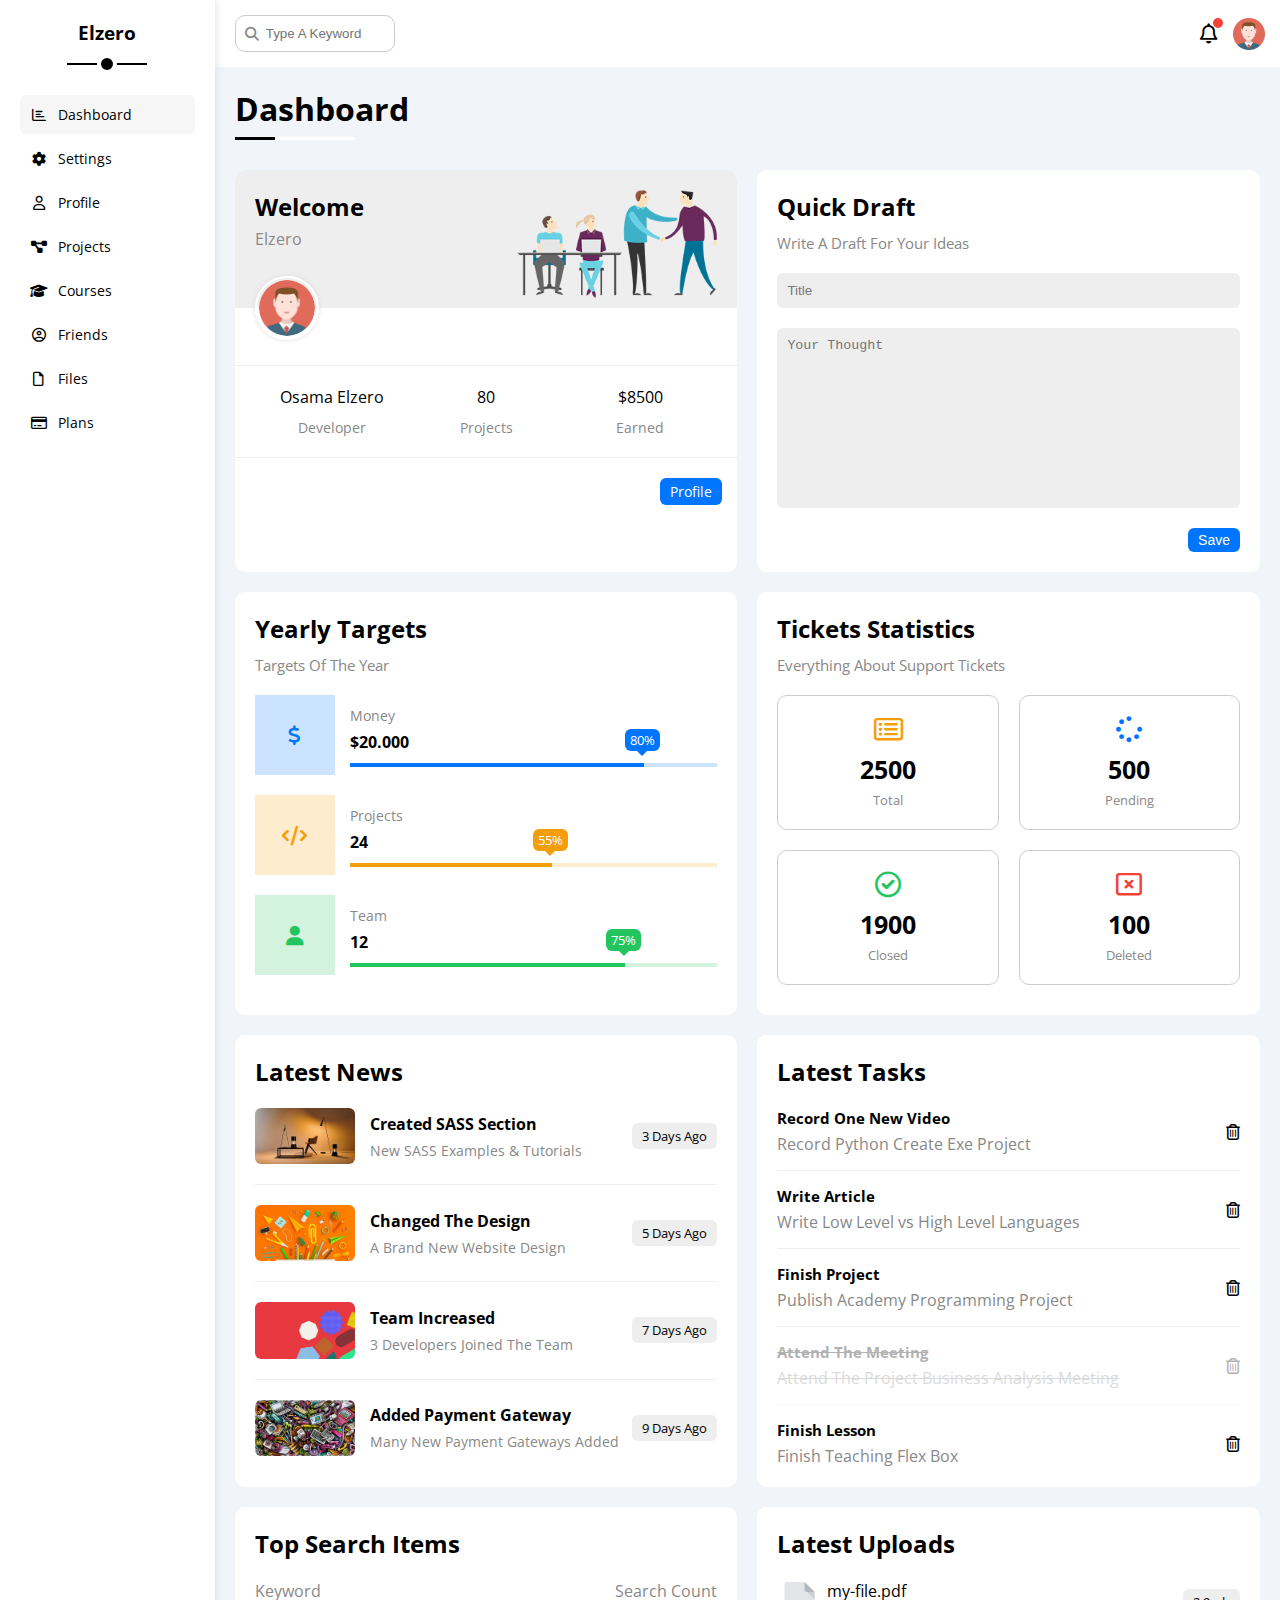
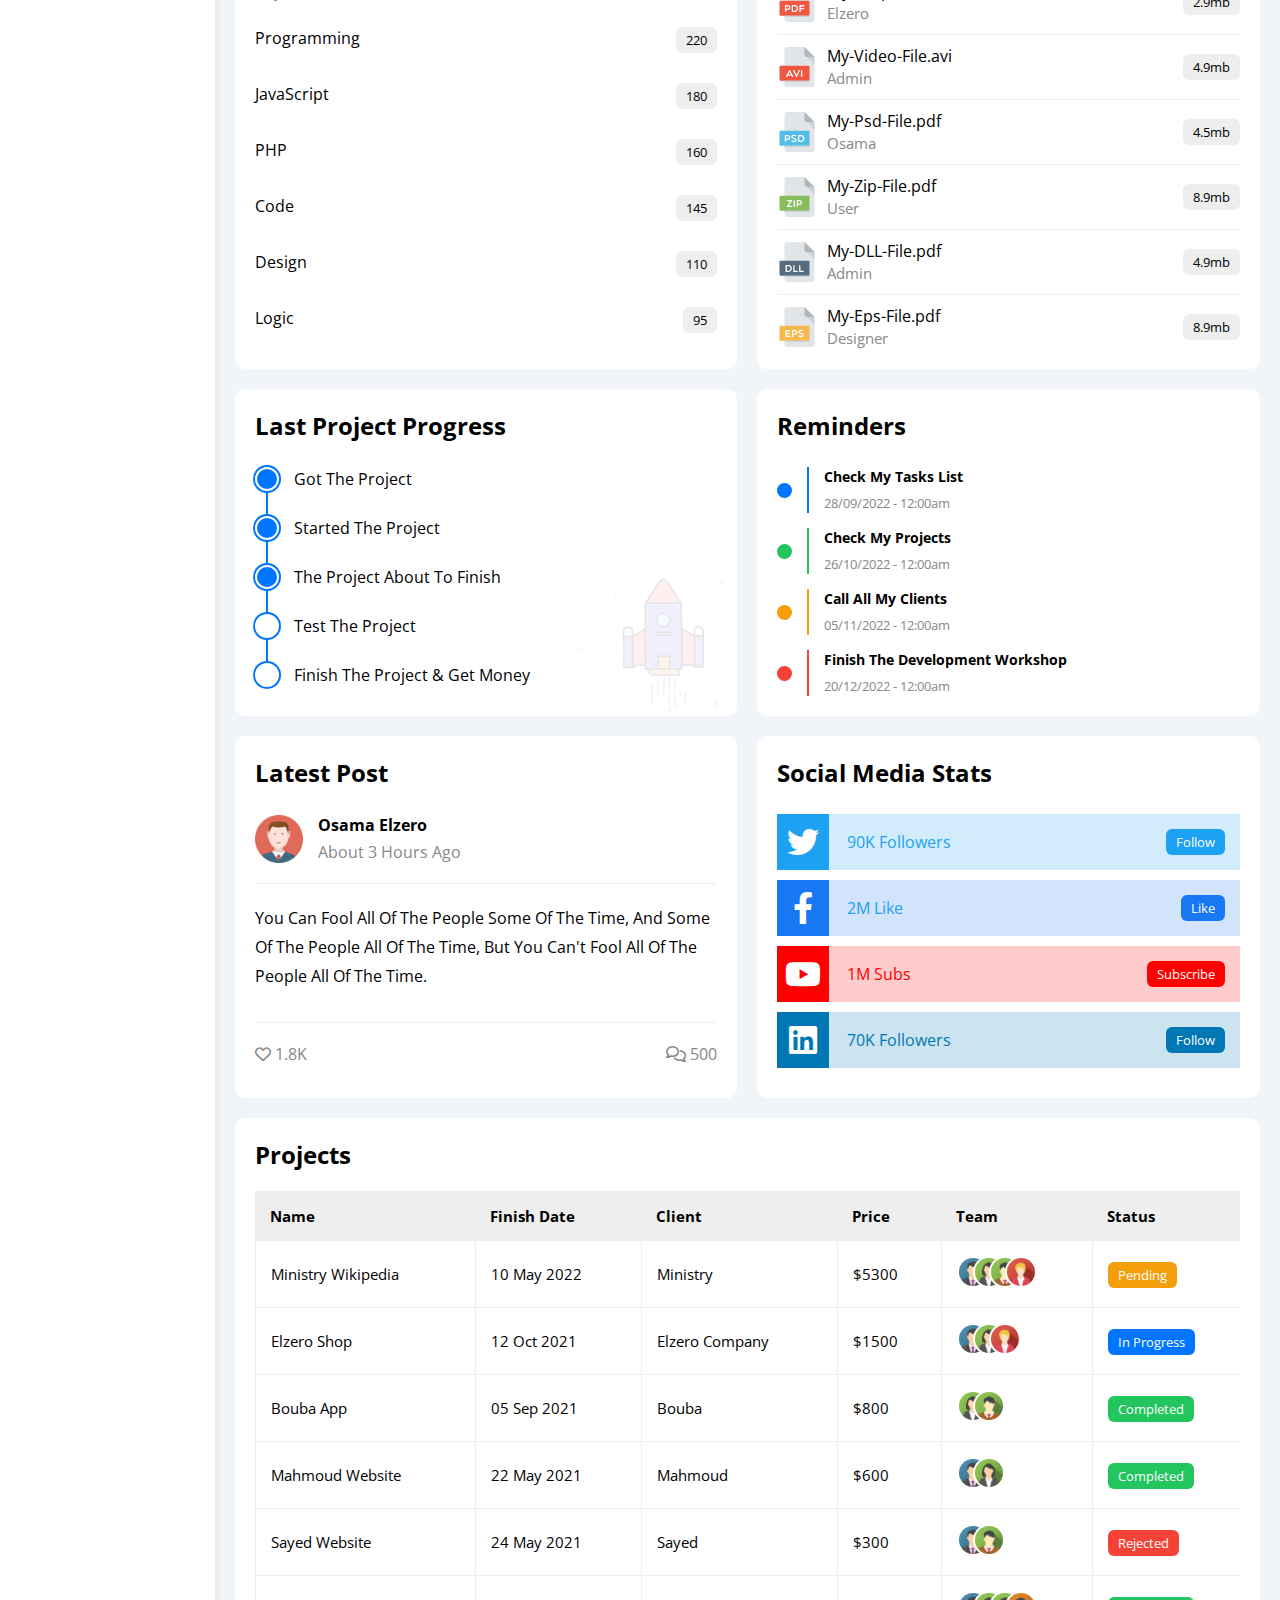
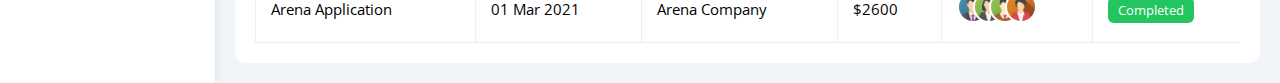
<file: index.html>
<!DOCTYPE html>
<html lang="en">
  <head>
    <meta charset="UTF-8" />
    <meta http-equiv="X-UA-Compatible" content="IE=edge" />
    <meta name="viewport" content="width=device-width, initial-scale=1.0" />
    <title>Dashboard</title>
    <link rel="stylesheet" href="css/all.min.css" />
    <link rel="stylesheet" href="css/framework.css" />
    <link rel="stylesheet" href="css/master.css" />
    <link rel="preconnect" href="https://fonts.googleapis.com" />
    <link rel="preconnect" href="https://fonts.gstatic.com" crossorigin />
    <link href="https://fonts.googleapis.com/css2?family=Open+Sans:wght@300;500&display=swap" rel="stylesheet" />
  </head>
  <body>
    <div class="page d-flex">
      <div class="sidebar bg-white p-20 p-relative">
        <h3 class="p-relative txt-c mt-0">Elzero</h3>
        <ul>
          <li>
            <a class="active d-flex align-center fs-14 c-black rad-6 p-10" href="index.html">
              <i class="fa-regular fa-chart-bar fa-fw"></i>
              <span>Dashboard</span>
            </a>
          </li>
          <li>
            <a class="d-flex align-center fs-14 c-black rad-6 p-10" href="settings.html">
              <i class="fa-solid fa-gear fa-fw"></i>
              <span>Settings</span>
            </a>
          </li>
          <li>
            <a class="d-flex align-center fs-14 c-black rad-6 p-10" href="profile.html">
              <i class="fa-regular fa-user fa-fw"></i>
              <span>Profile</span>
            </a>
          </li>
          <li>
            <a class="d-flex align-center fs-14 c-black rad-6 p-10" href="projects.html">
              <i class="fa-solid fa-diagram-project fa-fw"></i>
              <span>Projects</span>
            </a>
          </li>
          <li>
            <a class="d-flex align-center fs-14 c-black rad-6 p-10" href="courses.html">
              <i class="fa-solid fa-graduation-cap fa-fw"></i>
              <span>Courses</span>
            </a>
          </li>
          <li>
            <a class="d-flex align-center fs-14 c-black rad-6 p-10" href="friends.html">
              <i class="fa-regular fa-circle-user fa-fw"></i>
              <span>Friends</span>
            </a>
          </li>
          <li>
            <a class="d-flex align-center fs-14 c-black rad-6 p-10" href="files.html">
              <i class="fa-regular fa-file fa-fw"></i>
              <span>Files</span>
            </a>
          </li>
          <li>
            <a class="d-flex align-center fs-14 c-black rad-6 p-10" href="plans.html">
              <i class="fa-regular fa-credit-card fa-fw"></i>
              <span>Plans</span>
            </a>
          </li>
        </ul>
      </div>
      <div class="content w-full">
        <!-- Start Head -->
        <div class="head bg-white p-15 between-flex">
          <div class="search p-relative">
            <input class="p-10" type="search" placeholder="Type A Keyword" />
          </div>
          <div class="icons d-flex align-center">
            <span class="notification p-relative">
              <i class="fa-regular fa-bell fa-lg"></i>
            </span>
            <img src="imgs/avatar.png" alt="" />
          </div>
        </div>
        <!-- End Head -->
        <h1 class="p-relative">Dashboard</h1>
        <div class="wrapper d-grid gap-20">
          <!-- Start Welcome Widget -->
          <div class="welcome bg-white rad-10 txt-c-mobile block-mobile">
            <div class="intro p-20 d-flex space-between bg-eee">
              <div>
                <h2 class="m-0">Welcome</h2>
                <p class="c-grey mt-5">Elzero</p>
              </div>
              <img class="hide-mobile" src="imgs/welcome.png" alt="" />
            </div>
            <img src="imgs/avatar.png" alt="" class="avatar" />
            <div class="body txt-c d-flex p-20 mt-20 mb-20 block-mobile">
              <div>Osama Elzero <span class="d-block c-grey fs-14 mt-10">Developer</span></div>
              <div>80 <span class="d-block c-grey fs-14 mt-10">Projects</span></div>
              <div>$8500 <span class="d-block c-grey fs-14 mt-10">Earned</span></div>
            </div>
            <a href="profile.html" class="visit d-block fs-14 bg-blue c-white w-fit btn-shape">Profile</a>
          </div>
          <!-- End Welcome Widget -->
          <!-- Start Quick Draft Widget -->
          <div class="quick-draft p-20 bg-white rad-10">
            <h2 class="mt-0 mb-10">Quick Draft</h2>
            <p class="mt-0 mb-20 c-grey fs-15">Write A Draft For Your Ideas</p>
            <form>
              <input class="d-block mb-20 w-full p-10 b-none bg-eee rad-6" type="text" placeholder="Title" />
              <textarea class="d-block mb-20 w-full p-10 b-none bg-eee rad-6" placeholder="Your Thought"></textarea>
              <input class="save d-block fs-14 bg-blue c-white b-none w-fit btn-shape" type="submit" value="Save" />
            </form>
          </div>
          <!-- End Quick Draft Widget -->
          <!-- Start Targets Widget -->
          <div class="targets p-20 bg-white rad-10">
            <h2 class="mt-0 mb-10">Yearly Targets</h2>
            <p class="mt-0 mb-20 c-grey fs-15">Targets Of The Year</p>
            <div class="target-row mb-20 blue center-flex">
              <div class="icon center-flex">
                <i class="fa-solid fa-dollar-sign fa-lg c-blue"></i>
              </div>
              <div class="details">
                <span class="fs-14 c-grey">Money</span>
                <span class="d-block mt-5 mb-10 fw-bold">$20.000</span>
                <div class="progress p-relative">
                  <span class="bg-blue blue" style="width: 80%">
                    <span class="bg-blue">80%</span>
                  </span>
                </div>
              </div>
            </div>
            <div class="target-row mb-20 center-flex orange">
              <div class="icon center-flex">
                <i class="fa-solid fa-code fa-lg c-orange"></i>
              </div>
              <div class="details">
                <span class="fs-14 c-grey">Projects</span>
                <span class="d-block mt-5 mb-10 fw-bold">24</span>
                <div class="progress p-relative">
                  <span class="bg-orange orange" style="width: 55%">
                    <span class="bg-orange">55%</span>
                  </span>
                </div>
              </div>
            </div>
            <div class="target-row mb-20 center-flex green">
              <div class="icon center-flex">
                <i class="fa-solid fa-user fa-lg c-green"></i>
              </div>
              <div class="details">
                <span class="fs-14 c-grey">Team</span>
                <span class="d-block mt-5 mb-10 fw-bold">12</span>
                <div class="progress p-relative">
                  <span class="bg-green green" style="width: 75%">
                    <span class="bg-green">75%</span>
                  </span>
                </div>
              </div>
            </div>
          </div>
          <!-- End Targets Widget -->
          <!-- Start Ticket Widget -->
          <div class="tickets p-20 bg-white rad-10">
            <h2 class="mt-0 mb-10">Tickets Statistics</h2>
            <p class="mt-0 mb-20 c-grey fs-15">Everything About Support Tickets</p>
            <div class="d-flex txt-c gap-20 f-wrap">
              <div class="box p-20 rad-10 fs-13 c-grey">
                <i class="fa-regular fa-rectangle-list fa-2x mb-10 c-orange"></i>
                <span class="d-block c-black fw-bold fs-25 mb-5">2500</span>
                Total
              </div>
              <div class="box p-20 rad-10 fs-13 c-grey">
                <i class="fa-solid fa-spinner fa-2x mb-10 c-blue"></i>
                <span class="d-block c-black fw-bold fs-25 mb-5">500</span>
                Pending
              </div>
              <div class="box p-20 rad-10 fs-13 c-grey">
                <i class="fa-regular fa-circle-check fa-2x mb-10 c-green"></i>
                <span class="d-block c-black fw-bold fs-25 mb-5">1900</span>
                Closed
              </div>
              <div class="box p-20 rad-10 fs-13 c-grey">
                <i class="fa-regular fa-rectangle-xmark fa-2x mb-10 c-red"></i>
                <span class="d-block c-black fw-bold fs-25 mb-5">100</span>
                Deleted
              </div>
            </div>
          </div>
          <!-- End Ticket Widget -->
          <!-- Start Latest News Widget -->
          <div class="latest-news p-20 bg-white rad-10 txt-c-mobile">
            <h2 class="mt-0 mb-20">Latest News</h2>
            <div class="news-row d-flex align-center">
              <img src="imgs/news-01.png" alt="" />
              <div class="info">
                <h3>Created SASS Section</h3>
                <p class="m-0 fs-14 c-grey">New SASS Examples & Tutorials</p>
              </div>
              <div class="btn-shape bg-eee fs-13 label">3 Days Ago</div>
            </div>
            <div class="news-row d-flex align-center">
              <img src="imgs/news-02.png" alt="" />
              <div class="info">
                <h3>Changed The Design</h3>
                <p class="m-0 fs-14 c-grey">A Brand New Website Design</p>
              </div>
              <div class="btn-shape bg-eee fs-13 label">5 Days Ago</div>
            </div>
            <div class="news-row d-flex align-center">
              <img src="imgs/news-03.png" alt="" />
              <div class="info">
                <h3>Team Increased</h3>
                <p class="m-0 fs-14 c-grey">3 Developers Joined The Team</p>
              </div>
              <div class="btn-shape bg-eee fs-13 label">7 Days Ago</div>
            </div>
            <div class="news-row d-flex align-center">
              <img src="imgs/news-04.png" alt="" />
              <div class="info">
                <h3>Added Payment Gateway</h3>
                <p class="m-0 fs-14 c-grey">Many New Payment Gateways Added</p>
              </div>
              <div class="btn-shape bg-eee fs-13 label">9 Days Ago</div>
            </div>
          </div>
          <!-- End Latest News Widget -->
          <!-- Start Tasks Widget -->
          <div class="tasks p-20 bg-white rad-10">
            <h2 class="mt-0 mb-20">Latest Tasks</h2>
            <div class="task-row between-flex">
              <div class="info">
                <h3 class="mt-0 mb-5 fs-15">Record One New Video</h3>
                <p class="m-0 c-grey">Record Python Create Exe Project</p>
              </div>
              <i class="fa-regular fa-trash-can delete"></i>
            </div>
            <div class="task-row between-flex">
              <div class="info">
                <h3 class="mt-0 mb-5 fs-15">Write Article</h3>
                <p class="m-0 c-grey">Write Low Level vs High Level Languages</p>
              </div>
              <i class="fa-regular fa-trash-can delete"></i>
            </div>
            <div class="task-row between-flex">
              <div class="info">
                <h3 class="mt-0 mb-5 fs-15">Finish Project</h3>
                <p class="m-0 c-grey">Publish Academy Programming Project</p>
              </div>
              <i class="fa-regular fa-trash-can delete"></i>
            </div>
            <div class="task-row between-flex done">
              <div class="info">
                <h3 class="mt-0 mb-5 fs-15">Attend The Meeting</h3>
                <p class="m-0 c-grey">Attend The Project Business Analysis Meeting</p>
              </div>
              <i class="fa-regular fa-trash-can delete"></i>
            </div>
            <div class="task-row between-flex">
              <div class="info">
                <h3 class="mt-0 mb-5 fs-15">Finish Lesson</h3>
                <p class="m-0 c-grey">Finish Teaching Flex Box</p>
              </div>
              <i class="fa-regular fa-trash-can delete"></i>
            </div>
          </div>
          <!-- End Tasks -->
          <!-- Start Top Search Word Widget -->
          <div class="search-items p-20 bg-white rad-10">
            <h2 class="mt-0 mb-20">Top Search Items</h2>
            <div class="items-head d-flex space-between c-grey mb-10">
              <div>Keyword</div>
              <div>Search Count</div>
            </div>
            <div class="items d-flex space-between pt-15 pb-15">
              <span>Programming</span>
              <span class="bg-eee fs-13 btn-shape">220</span>
            </div>
            <div class="items d-flex space-between pt-15 pb-15">
              <span>JavaScript</span>
              <span class="bg-eee btn-shape fs-13">180</span>
            </div>
            <div class="items d-flex space-between pt-15 pb-15">
              <span>PHP</span>
              <span class="bg-eee btn-shape fs-13">160</span>
            </div>
            <div class="items d-flex space-between pt-15 pb-15">
              <span>Code</span>
              <span class="bg-eee btn-shape fs-13">145</span>
            </div>
            <div class="items d-flex space-between pt-15 pb-15">
              <span>Design</span>
              <span class="bg-eee btn-shape fs-13">110</span>
            </div>
            <div class="items d-flex space-between pt-15 pb-15">
              <span>Logic</span>
              <span class="bg-eee btn-shape fs-13">95</span>
            </div>
          </div>
          <!-- End Top Search Word Widget -->
          <!-- Start Latest Uploads Widget -->
          <div class="latest-uploads p-20 bg-white rad-10">
            <h2 class="mt-0 mb-20">Latest Uploads</h2>
            <ul class="m-0">
              <li class="between-flex pb-10 mb-10">
                <div class="d-flex align-center">
                  <img class="mr-10" src="imgs/pdf.svg" alt="" />
                  <div>
                    <span class="d-block">my-file.pdf</span>
                    <span class="fs-15 c-grey">Elzero</span>
                  </div>
                </div>
                <div class="bg-eee btn-shape fs-13">2.9mb</div>
              </li>
              <li class="between-flex pb-10 mb-10">
                <div class="d-flex align-center">
                  <img class="mr-10" src="imgs/avi.svg" alt="" />
                  <div>
                    <span class="d-block">My-Video-File.avi</span>
                    <span class="fs-15 c-grey">Admin</span>
                  </div>
                </div>
                <div class="bg-eee btn-shape fs-13">4.9mb</div>
              </li>
              <li class="between-flex pb-10 mb-10">
                <div class="d-flex align-center">
                  <img class="mr-10" src="imgs/psd.svg" alt="" />
                  <div>
                    <span class="d-block">My-Psd-File.pdf</span>
                    <span class="fs-15 c-grey">Osama</span>
                  </div>
                </div>
                <div class="bg-eee btn-shape fs-13">4.5mb</div>
              </li>
              <li class="between-flex pb-10 mb-10">
                <div class="d-flex align-center">
                  <img class="mr-10" src="imgs/zip.svg" alt="" />
                  <div>
                    <span class="d-block">My-Zip-File.pdf</span>
                    <span class="fs-15 c-grey">User</span>
                  </div>
                </div>
                <div class="bg-eee btn-shape fs-13">8.9mb</div>
              </li>
              <li class="between-flex pb-10 mb-10">
                <div class="d-flex align-center">
                  <img class="mr-10" src="imgs/dll.svg" alt="" />
                  <div>
                    <span class="d-block">My-DLL-File.pdf</span>
                    <span class="fs-15 c-grey">Admin</span>
                  </div>
                </div>
                <div class="bg-eee btn-shape fs-13">4.9mb</div>
              </li>
              <li class="between-flex">
                <div class="d-flex align-center">
                  <img class="mr-10" src="imgs/eps.svg" alt="" />
                  <div>
                    <span class="d-block">My-Eps-File.pdf</span>
                    <span class="fs-15 c-grey">Designer</span>
                  </div>
                </div>
                <div class="bg-eee btn-shape fs-13">8.9mb</div>
              </li>
            </ul>
          </div>
          <!-- End Latest Uploads Widget -->
          <!-- Start Last Project Progress Widget -->
          <div class="last-project p-20 bg-white rad-10 p-relative">
            <h2 class="mt-0 mb-20">Last Project Progress</h2>
            <ul class="m-0 p-relative">
              <li class="mt-25 d-flex align-center done">Got The Project</li>
              <li class="mt-25 d-flex align-center done">Started The Project</li>
              <li class="mt-25 d-flex align-center done">The Project About To Finish</li>
              <li class="mt-25 d-flex align-center current">Test The Project</li>
              <li class="mt-25 d-flex align-center">Finish The Project & Get Money</li>
            </ul>
            <img class="launch-icon hide-mobile" src="imgs/project.png" alt="" />
          </div>
          <!-- End Last Project Progress Widget -->
          <!-- Start Reminders Widget -->
          <div class="reminders p-20 bg-white rad-10 p-relative">
            <h2 class="mt-0 mb-25">Reminders</h2>
            <ul class="m-0">
              <li class="d-flex align-center mt-15">
                <span class="key bg-blue mr-15 d-block rad-half"></span>
                <div class="pl-15 blue">
                  <p class="fs-14 fw-bold mt-0 mb-5">Check My Tasks List</p>
                  <span class="fs-13 c-grey">28/09/2022 - 12:00am</span>
                </div>
              </li>
              <li class="d-flex align-center mt-15">
                <span class="key bg-green mr-15 d-block rad-half"></span>
                <div class="pl-15 green">
                  <p class="fs-14 fw-bold mt-0 mb-5">Check My Projects</p>
                  <span class="fs-13 c-grey">26/10/2022 - 12:00am</span>
                </div>
              </li>
              <li class="d-flex align-center mt-15">
                <span class="key bg-orange mr-15 d-block rad-half"></span>
                <div class="pl-15 orange">
                  <p class="fs-14 fw-bold mt-0 mb-5">Call All My Clients</p>
                  <span class="fs-13 c-grey">05/11/2022 - 12:00am</span>
                </div>
              </li>
              <li class="d-flex align-center mt-15">
                <span class="key bg-red mr-15 d-block rad-half"></span>
                <div class="pl-15 red">
                  <p class="fs-14 fw-bold mt-0 mb-5">Finish The Development Workshop</p>
                  <span class="fs-13 c-grey">20/12/2022 - 12:00am</span>
                </div>
              </li>
            </ul>
          </div>
          <!-- End Reminders Widget -->
          <!-- Start Latest Post Widget -->
          <div class="latest-post p-20 bg-white rad-10 p-relative">
            <h2 class="mt-0 mb-25">Latest Post</h2>
            <div class="top d-flex align-center">
              <img class="avatar mr-15" src="imgs/avatar.png" alt="" />
              <div class="info">
                <span class="d-block mb-5 fw-bold">Osama Elzero</span>
                <span class="c-grey">About 3 Hours Ago</span>
              </div>
            </div>
            <div class="post-content txt-c-mobile pt-20 pb-20 mt-20 mb-20">
              You can fool all of the people some of the time, and some of the people all of the time, but you can't
              fool all of the people all of the time.
            </div>
            <div class="post-stats between-flex c-grey">
              <div>
                <i class="fa-regular fa-heart"></i>
                <span>1.8K</span>
              </div>
              <div>
                <i class="fa-regular fa-comments"></i>
                <span>500</span>
              </div>
            </div>
          </div>
          <!-- End Latest Post Widget -->
          <!-- Start Social Media Stats Widget -->
          <div class="social-media p-20 bg-white rad-10 p-relative">
            <h2 class="mt-0 mb-25">Social Media Stats</h2>
            <div class="box twitter p-15 p-relative mb-10 between-flex">
              <i class="fa-brands fa-twitter fa-2x c-white h-full center-flex"></i>
              <span>90K Followers</span>
              <a class="fs-13 c-white btn-shape" href="#">Follow</a>
            </div>
            <div class="box facebook p-15 p-relative mb-10 between-flex">
              <i class="fa-brands fa-facebook-f fa-2x c-white h-full center-flex"></i>
              <span>2M Like</span>
              <a class="fs-13 c-white btn-shape" href="#">Like</a>
            </div>
            <div class="box youtube p-15 p-relative mb-10 between-flex">
              <i class="fa-brands fa-youtube fa-2x c-white h-full center-flex"></i>
              <span>1M Subs</span>
              <a class="fs-13 c-white btn-shape" href="#">Subscribe</a>
            </div>
            <div class="box linkedin p-15 p-relative mb-10 between-flex">
              <i class="fa-brands fa-linkedin fa-2x c-white h-full center-flex"></i>
              <span>70K Followers</span>
              <a class="fs-13 c-white btn-shape" href="#">Follow</a>
            </div>
          </div>
          <!-- Start End Media Stats Widget -->
        </div>
        <!-- Start Projects Table -->
        <div class="projects p-20 bg-white rad-10 m-20">
          <h2 class="mt-0 mb-20">Projects</h2>
          <div class="responsive-table">
            <table class="fs-15 w-full">
              <thead>
                <tr>
                  <td>Name</td>
                  <td>Finish Date</td>
                  <td>Client</td>
                  <td>Price</td>
                  <td>Team</td>
                  <td>Status</td>
                </tr>
              </thead>
              <tbody>
                <tr>
                  <td>Ministry Wikipedia</td>
                  <td>10 May 2022</td>
                  <td>Ministry</td>
                  <td>$5300</td>
                  <td>
                    <img src="imgs/team-01.png" alt="" />
                    <img src="imgs/team-02.png" alt="" />
                    <img src="imgs/team-03.png" alt="" />
                    <img src="imgs/team-05.png" alt="" />
                  </td>
                  <td>
                    <span class="label btn-shape bg-orange c-white">Pending</span>
                  </td>
                </tr>
                <tr>
                  <td>Elzero Shop</td>
                  <td>12 Oct 2021</td>
                  <td>Elzero Company</td>
                  <td>$1500</td>
                  <td>
                    <img src="imgs/team-01.png" alt="" />
                    <img src="imgs/team-02.png" alt="" />
                    <img src="imgs/team-05.png" alt="" />
                  </td>
                  <td><span class="label btn-shape bg-blue c-white">In Progress</span></td>
                </tr>
                <tr>
                  <td>Bouba App</td>
                  <td>05 Sep 2021</td>
                  <td>Bouba</td>
                  <td>$800</td>
                  <td>
                    <img src="imgs/team-02.png" alt="" />
                    <img src="imgs/team-03.png" alt="" />
                  </td>
                  <td><span class="label btn-shape bg-green c-white">Completed</span></td>
                </tr>
                <tr>
                  <td>Mahmoud Website</td>
                  <td>22 May 2021</td>
                  <td>Mahmoud</td>
                  <td>$600</td>
                  <td>
                    <img src="imgs/team-01.png" alt="" />
                    <img src="imgs/team-02.png" alt="" />
                  </td>
                  <td><span class="label btn-shape bg-green c-white">Completed</span></td>
                </tr>
                <tr>
                  <td>Sayed Website</td>
                  <td>24 May 2021</td>
                  <td>Sayed</td>
                  <td>$300</td>
                  <td>
                    <img src="imgs/team-01.png" alt="" />
                    <img src="imgs/team-03.png" alt="" />
                  </td>
                  <td><span class="label btn-shape bg-red c-white">Rejected</span></td>
                </tr>
                <tr>
                  <td>Arena Application</td>
                  <td>01 Mar 2021</td>
                  <td>Arena Company</td>
                  <td>$2600</td>
                  <td>
                    <img src="imgs/team-01.png" alt="" />
                    <img src="imgs/team-02.png" alt="" />
                    <img src="imgs/team-03.png" alt="" />
                    <img src="imgs/team-04.png" alt="" />
                  </td>
                  <td><span class="label btn-shape bg-green c-white">Completed</span></td>
                </tr>
              </tbody>
            </table>
          </div>
        </div>
        <!-- End Projects Table -->
      </div>
    </div>
  </body>
</html>
</file>
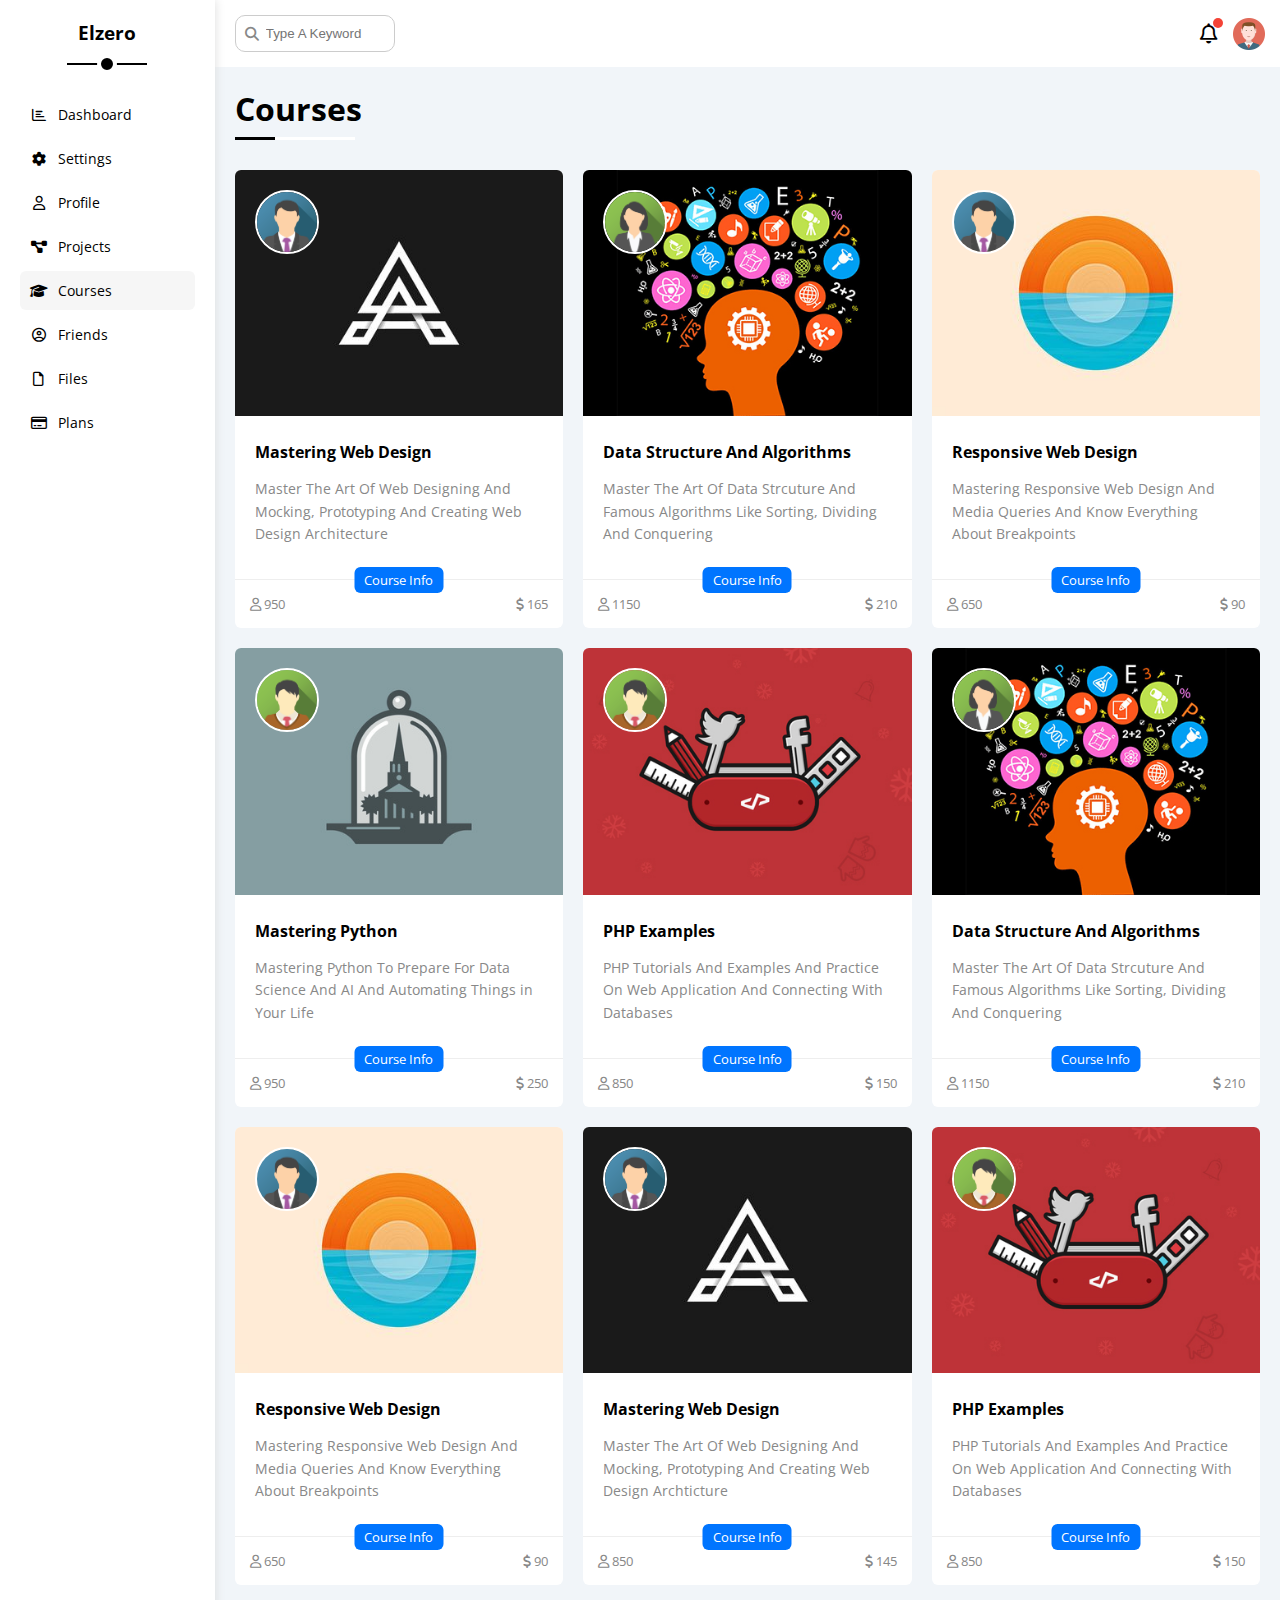
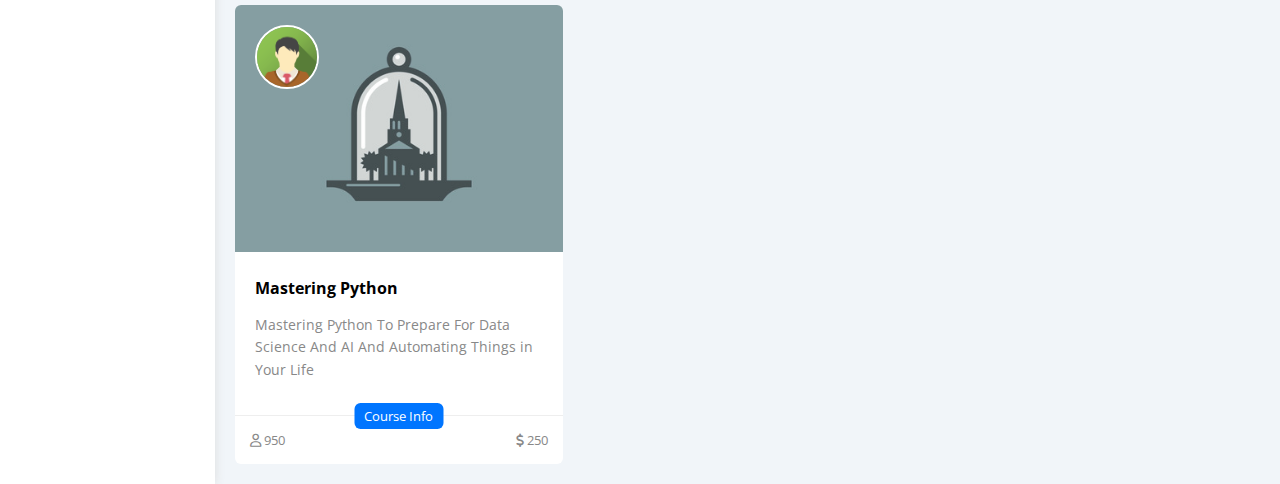
<file: courses.html>
<!DOCTYPE html>
<html lang="en">
  <head>
    <meta charset="UTF-8" />
    <meta http-equiv="X-UA-Compatible" content="IE=edge" />
    <meta name="viewport" content="width=device-width, initial-scale=1.0" />
    <title>Courses</title>
    <link rel="stylesheet" href="css/all.min.css" />
    <link rel="stylesheet" href="css/framework.css" />
    <link rel="stylesheet" href="css/master.css" />
    <link rel="preconnect" href="https://fonts.googleapis.com" />
    <link rel="preconnect" href="https://fonts.gstatic.com" crossorigin />
    <link href="https://fonts.googleapis.com/css2?family=Open+Sans:wght@300;500&display=swap" rel="stylesheet" />
  </head>
  <body>
    <div class="page d-flex">
      <div class="sidebar bg-white p-20 p-relative">
        <h3 class="p-relative txt-c mt-0">Elzero</h3>
        <ul>
          <li>
            <a class="d-flex align-center fs-14 c-black rad-6 p-10" href="index.html">
              <i class="fa-regular fa-chart-bar fa-fw"></i>
              <span>Dashboard</span>
            </a>
          </li>
          <li>
            <a class="d-flex align-center fs-14 c-black rad-6 p-10" href="settings.html">
              <i class="fa-solid fa-gear fa-fw"></i>
              <span>Settings</span>
            </a>
          </li>
          <li>
            <a class="d-flex align-center fs-14 c-black rad-6 p-10" href="profile.html">
              <i class="fa-regular fa-user fa-fw"></i>
              <span>Profile</span>
            </a>
          </li>
          <li>
            <a class="d-flex align-center fs-14 c-black rad-6 p-10" href="projects.html">
              <i class="fa-solid fa-diagram-project fa-fw"></i>
              <span>Projects</span>
            </a>
          </li>
          <li>
            <a class="active d-flex align-center fs-14 c-black rad-6 p-10" href="courses.html">
              <i class="fa-solid fa-graduation-cap fa-fw"></i>
              <span>Courses</span>
            </a>
          </li>
          <li>
            <a class="d-flex align-center fs-14 c-black rad-6 p-10" href="friends.html">
              <i class="fa-regular fa-circle-user fa-fw"></i>
              <span>Friends</span>
            </a>
          </li>
          <li>
            <a class="d-flex align-center fs-14 c-black rad-6 p-10" href="files.html">
              <i class="fa-regular fa-file fa-fw"></i>
              <span>Files</span>
            </a>
          </li>
          <li>
            <a class="d-flex align-center fs-14 c-black rad-6 p-10" href="plans.html">
              <i class="fa-regular fa-credit-card fa-fw"></i>
              <span>Plans</span>
            </a>
          </li>
        </ul>
      </div>
      <div class="content w-full">
        <!-- Start Head -->
        <div class="head bg-white p-15 between-flex">
          <div class="search p-relative">
            <input class="p-10" type="search" placeholder="Type A Keyword" />
          </div>
          <div class="icons d-flex align-center">
            <span class="notification p-relative">
              <i class="fa-regular fa-bell fa-lg"></i>
            </span>
            <img src="imgs/avatar.png" alt="" />
          </div>
        </div>
        <!-- End Head -->
        <h1 class="p-relative">Courses</h1>
        <div class="courses-page d-grid m-20 gap-20">
          <div class="course bg-white rad-6 p-relative">
            <img class="cover" src="imgs/course-01.jpg" alt="" />
            <img class="instructor" src="imgs/team-01.png" alt="" />
            <div class="p-20">
              <h4 class="m-0">Mastering Web Design</h4>
              <p class="description c-grey mt-15 fs-14">
                Master The Art Of Web Designing And Mocking, Prototyping And Creating Web Design Architecture
              </p>
            </div>
            <div class="info p-15 p-relative between-flex">
              <span class="title bg-blue c-white btn-shape">Course Info</span>
              <span class="c-grey">
                <i class="fa-regular fa-user"></i>
                950
              </span>
              <span class="c-grey">
                <i class="fa-solid fa-dollar-sign"></i>
                165
              </span>
            </div>
          </div>
          <div class="course bg-white rad-6 p-relative">
            <img class="cover" src="imgs/course-02.jpg" alt="" />
            <img class="instructor" src="imgs/team-02.png" alt="" />
            <div class="p-20">
              <h4 class="m-0">Data Structure And Algorithms</h4>
              <p class="description c-grey mt-15 fs-14">
                Master The Art Of Data Strcuture And Famous Algorithms Like Sorting, Dividing And Conquering
              </p>
            </div>
            <div class="info p-15 p-relative between-flex">
              <span class="title bg-blue c-white btn-shape">Course Info</span>
              <span class="c-grey"> <i class="fa-regular fa-user"></i> 1150</span>
              <span class="c-grey"><i class="fa-solid fa-dollar-sign"></i> 210</span>
            </div>
          </div>
          <div class="course bg-white rad-6 p-relative">
            <img class="cover" src="imgs/course-03.jpg" alt="" />
            <img class="instructor" src="imgs/team-01.png" alt="" />
            <div class="p-20">
              <h4 class="m-0">Responsive Web Design</h4>
              <p class="description c-grey mt-15 fs-14">
                Mastering Responsive Web Design And Media Queries And Know Everything About Breakpoints
              </p>
            </div>
            <div class="info p-15 p-relative between-flex">
              <span class="title bg-blue c-white btn-shape">Course Info</span>
              <span class="c-grey"> <i class="fa-regular fa-user"></i> 650</span>
              <span class="c-grey"><i class="fa-solid fa-dollar-sign"></i> 90</span>
            </div>
          </div>
          <div class="course bg-white rad-6 p-relative">
            <img class="cover" src="imgs/course-04.jpg" alt="" />
            <img class="instructor" src="imgs/team-03.png" alt="" />
            <div class="p-20">
              <h4 class="m-0">Mastering Python</h4>
              <p class="description c-grey mt-15 fs-14">
                Mastering Python To Prepare For Data Science And AI And Automating Things in Your Life
              </p>
            </div>
            <div class="info p-15 p-relative between-flex">
              <span class="title bg-blue c-white btn-shape">Course Info</span>
              <span class="c-grey"> <i class="fa-regular fa-user"></i> 950</span>
              <span class="c-grey"><i class="fa-solid fa-dollar-sign"></i> 250</span>
            </div>
          </div>
          <div class="course bg-white rad-6 p-relative">
            <img class="cover" src="imgs/course-05.jpg" alt="" />
            <img class="instructor" src="imgs/team-03.png" alt="" />
            <div class="p-20">
              <h4 class="m-0">PHP Examples</h4>
              <p class="description c-grey mt-15 fs-14">
                PHP Tutorials And Examples And Practice On Web Application And Connecting With Databases
              </p>
            </div>
            <div class="info p-15 p-relative between-flex">
              <span class="title bg-blue c-white btn-shape">Course Info</span>
              <span class="c-grey"> <i class="fa-regular fa-user"></i> 850</span>
              <span class="c-grey"><i class="fa-solid fa-dollar-sign"></i> 150</span>
            </div>
          </div>
          <div class="course bg-white rad-6 p-relative">
            <img class="cover" src="imgs/course-02.jpg" alt="" />
            <img class="instructor" src="imgs/team-02.png" alt="" />
            <div class="p-20">
              <h4 class="m-0">Data Structure And Algorithms</h4>
              <p class="description c-grey mt-15 fs-14">
                Master The Art Of Data Strcuture And Famous Algorithms Like Sorting, Dividing And Conquering
              </p>
            </div>
            <div class="info p-15 p-relative between-flex">
              <span class="title bg-blue c-white btn-shape">Course Info</span>
              <span class="c-grey"> <i class="fa-regular fa-user"></i> 1150</span>
              <span class="c-grey"><i class="fa-solid fa-dollar-sign"></i> 210</span>
            </div>
          </div>
          <div class="course bg-white rad-6 p-relative">
            <img class="cover" src="imgs/course-03.jpg" alt="" />
            <img class="instructor" src="imgs/team-01.png" alt="" />
            <div class="p-20">
              <h4 class="m-0">Responsive Web Design</h4>
              <p class="description c-grey mt-15 fs-14">
                Mastering Responsive Web Design And Media Queries And Know Everything About Breakpoints
              </p>
            </div>
            <div class="info p-15 p-relative between-flex">
              <span class="title bg-blue c-white btn-shape">Course Info</span>
              <span class="c-grey"> <i class="fa-regular fa-user"></i> 650</span>
              <span class="c-grey"><i class="fa-solid fa-dollar-sign"></i> 90</span>
            </div>
          </div>
          <div class="course bg-white rad-6 p-relative">
            <img class="cover" src="imgs/course-01.jpg" alt="" />
            <img class="instructor" src="imgs/team-01.png" alt="" />
            <div class="p-20">
              <h4 class="m-0">Mastering Web Design</h4>
              <p class="description c-grey mt-15 fs-14">
                Master The Art Of Web Designing And Mocking, Prototyping And Creating Web Design Archticture
              </p>
            </div>
            <div class="info p-15 p-relative between-flex">
              <span class="title bg-blue c-white btn-shape">Course Info</span>
              <span class="c-grey"> <i class="fa-regular fa-user"></i> 850</span>
              <span class="c-grey"><i class="fa-solid fa-dollar-sign"></i> 145</span>
            </div>
          </div>
          <div class="course bg-white rad-6 p-relative">
            <img class="cover" src="imgs/course-05.jpg" alt="" />
            <img class="instructor" src="imgs/team-03.png" alt="" />
            <div class="p-20">
              <h4 class="m-0">PHP Examples</h4>
              <p class="description c-grey mt-15 fs-14">
                PHP Tutorials And Examples And Practice On Web Application And Connecting With Databases
              </p>
            </div>
            <div class="info p-15 p-relative between-flex">
              <span class="title bg-blue c-white btn-shape">Course Info</span>
              <span class="c-grey"> <i class="fa-regular fa-user"></i> 850</span>
              <span class="c-grey"><i class="fa-solid fa-dollar-sign"></i> 150</span>
            </div>
          </div>
          <div class="course bg-white rad-6 p-relative">
            <img class="cover" src="imgs/course-04.jpg" alt="" />
            <img class="instructor" src="imgs/team-03.png" alt="" />
            <div class="p-20">
              <h4 class="m-0">Mastering Python</h4>
              <p class="description c-grey mt-15 fs-14">
                Mastering Python To Prepare For Data Science And AI And Automating Things in Your Life
              </p>
            </div>
            <div class="info p-15 p-relative between-flex">
              <span class="title bg-blue c-white btn-shape">Course Info</span>
              <span class="c-grey"> <i class="fa-regular fa-user"></i> 950</span>
              <span class="c-grey"><i class="fa-solid fa-dollar-sign"></i> 250</span>
            </div>
          </div>
        </div>
      </div>
    </div>
  </body>
</html>
</file>
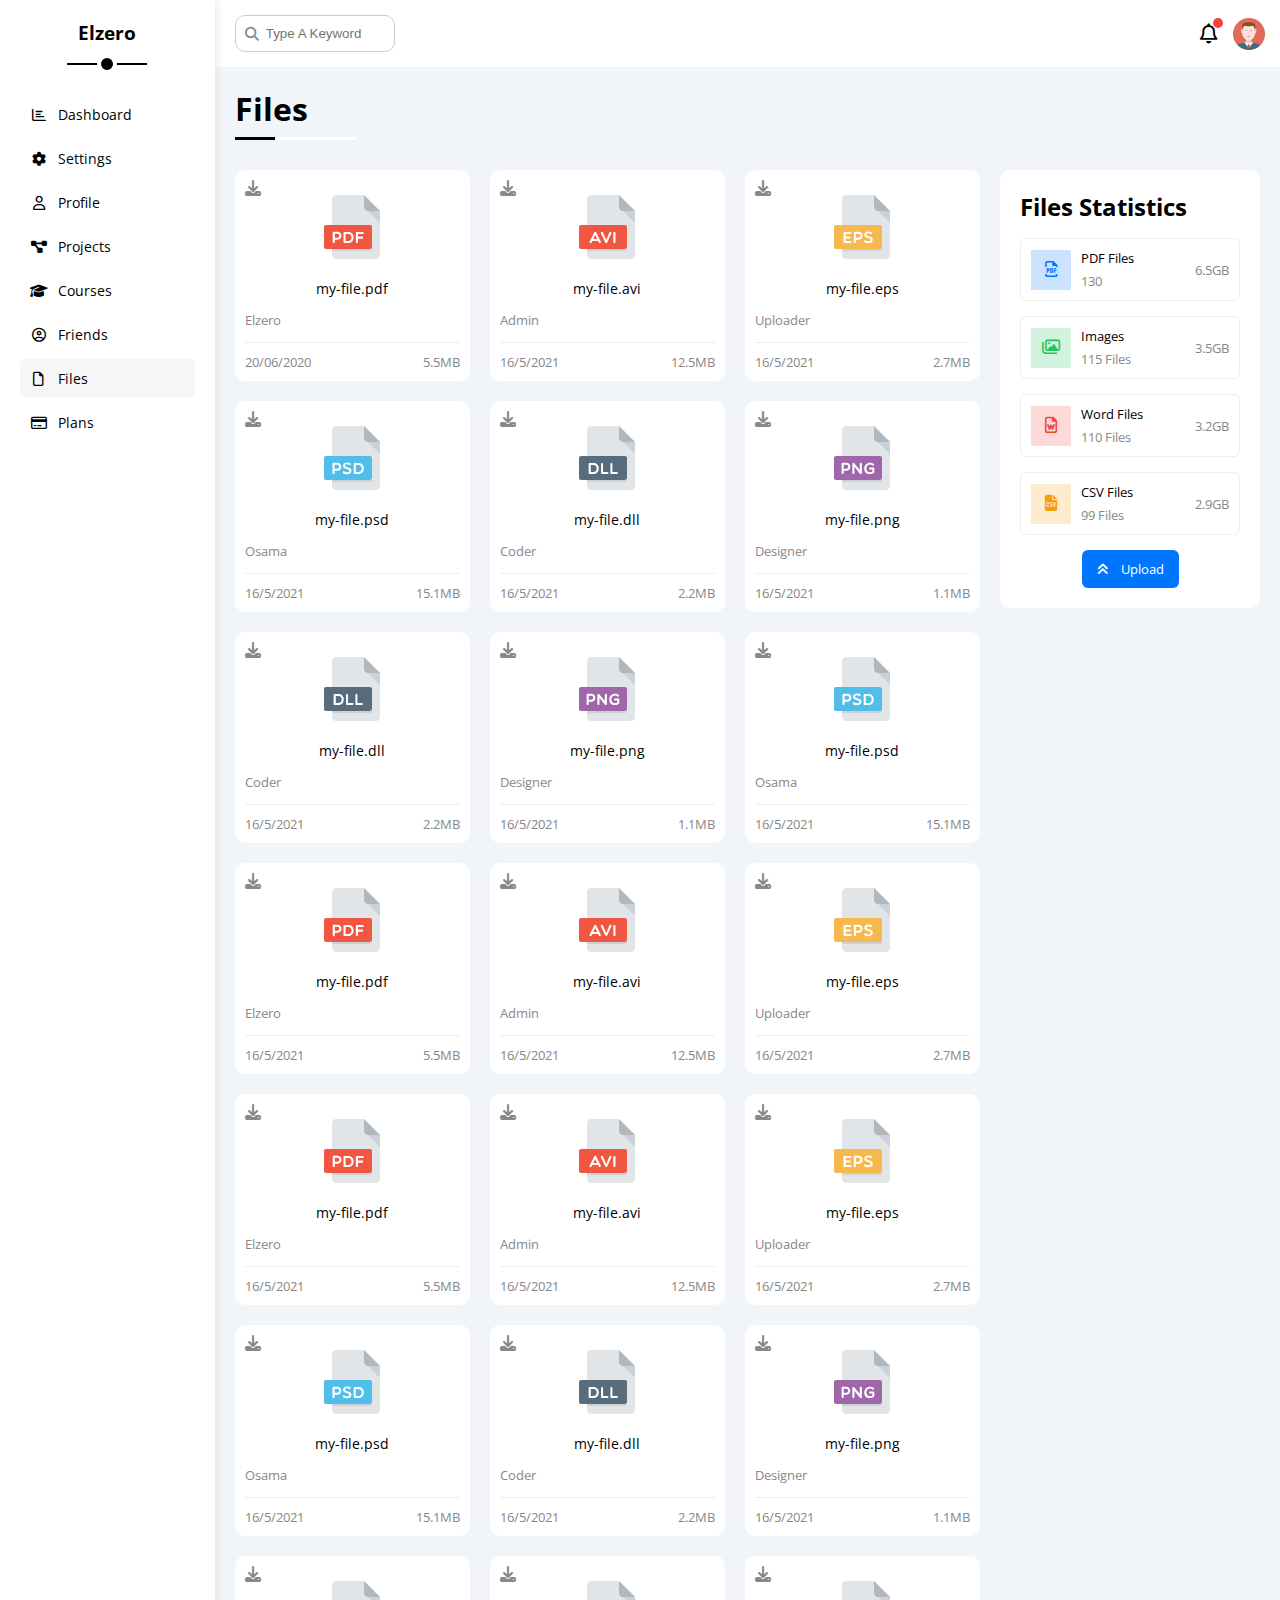
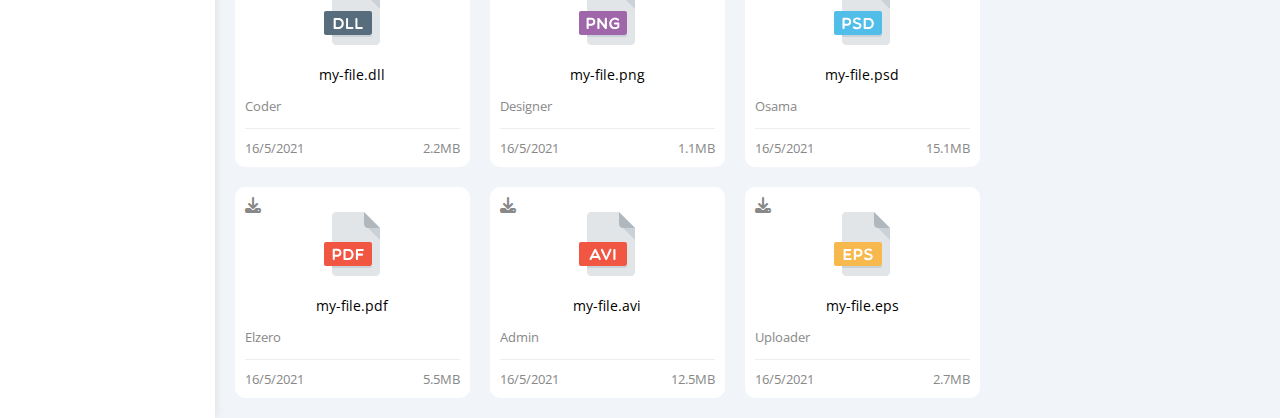
<file: files.html>
<!DOCTYPE html>
<html lang="en">
  <head>
    <meta charset="UTF-8" />
    <meta http-equiv="X-UA-Compatible" content="IE=edge" />
    <meta name="viewport" content="width=device-width, initial-scale=1.0" />
    <title>Files</title>
    <link rel="stylesheet" href="css/all.min.css" />
    <link rel="stylesheet" href="css/framework.css" />
    <link rel="stylesheet" href="css/master.css" />
    <link rel="preconnect" href="https://fonts.googleapis.com" />
    <link rel="preconnect" href="https://fonts.gstatic.com" crossorigin />
    <link href="https://fonts.googleapis.com/css2?family=Open+Sans:wght@300;500&display=swap" rel="stylesheet" />
  </head>
  <body>
    <div class="page d-flex">
      <div class="sidebar bg-white p-20 p-relative">
        <h3 class="p-relative txt-c mt-0">Elzero</h3>
        <ul>
          <li>
            <a class="d-flex align-center fs-14 c-black rad-6 p-10" href="index.html">
              <i class="fa-regular fa-chart-bar fa-fw"></i>
              <span>Dashboard</span>
            </a>
          </li>
          <li>
            <a class="d-flex align-center fs-14 c-black rad-6 p-10" href="settings.html">
              <i class="fa-solid fa-gear fa-fw"></i>
              <span>Settings</span>
            </a>
          </li>
          <li>
            <a class="d-flex align-center fs-14 c-black rad-6 p-10" href="profile.html">
              <i class="fa-regular fa-user fa-fw"></i>
              <span>Profile</span>
            </a>
          </li>
          <li>
            <a class="d-flex align-center fs-14 c-black rad-6 p-10" href="projects.html">
              <i class="fa-solid fa-diagram-project fa-fw"></i>
              <span>Projects</span>
            </a>
          </li>
          <li>
            <a class="d-flex align-center fs-14 c-black rad-6 p-10" href="courses.html">
              <i class="fa-solid fa-graduation-cap fa-fw"></i>
              <span>Courses</span>
            </a>
          </li>
          <li>
            <a class="d-flex align-center fs-14 c-black rad-6 p-10" href="friends.html">
              <i class="fa-regular fa-circle-user fa-fw"></i>
              <span>Friends</span>
            </a>
          </li>
          <li>
            <a class="active d-flex align-center fs-14 c-black rad-6 p-10" href="files.html">
              <i class="fa-regular fa-file fa-fw"></i>
              <span>Files</span>
            </a>
          </li>
          <li>
            <a class="d-flex align-center fs-14 c-black rad-6 p-10" href="plans.html">
              <i class="fa-regular fa-credit-card fa-fw"></i>
              <span>Plans</span>
            </a>
          </li>
        </ul>
      </div>
      <div class="content w-full">
        <!-- Start Head -->
        <div class="head bg-white p-15 between-flex">
          <div class="search p-relative">
            <input class="p-10" type="search" placeholder="Type A Keyword" />
          </div>
          <div class="icons d-flex align-center">
            <span class="notification p-relative">
              <i class="fa-regular fa-bell fa-lg"></i>
            </span>
            <img src="imgs/avatar.png" alt="" />
          </div>
        </div>
        <!-- End Head -->
        <h1 class="p-relative">Files</h1>
        <div class="files-page d-flex m-20 gap-20">
          <div class="files-stats p-20 bg-white rad-10">
            <h2 class="mt-0 mb-15 txt-c-mobile">Files Statistics</h2>
            <div class="d-flex align-center border-eee p-10 rad-6 mb-15 fs-13">
              <i class="fa-regular fa-file-pdf fa-lg blue center-flex c-blue icon"></i>
              <div class="info">
                <span>PDF Files</span>
                <span class="c-grey d-block mt-5">130</span>
              </div>
              <div class="size c-grey">6.5GB</div>
            </div>
            <div class="d-flex align-center border-eee p-10 rad-6 mb-15 fs-13">
              <i class="fa-regular fa-images fa-lg green center-flex c-green icon"></i>
              <div class="info">
                <span>Images</span>
                <span class="c-grey d-block mt-5">115 Files</span>
              </div>
              <div class="size c-grey">3.5GB</div>
            </div>
            <div class="d-flex align-center border-eee p-10 rad-6 mb-15 fs-13">
              <i class="fa-regular fa-file-word fa-lg red center-flex c-red icon"></i>
              <div class="info">
                <span>Word Files</span>
                <span class="c-grey d-block mt-5">110 Files</span>
              </div>
              <div class="size c-grey">3.2GB</div>
            </div>
            <div class="d-flex align-center border-eee p-10 rad-6 fs-13">
              <i class="fa-solid fa-file-csv fa-lg orange center-flex c-orange icon"></i>
              <div class="info">
                <span>CSV Files</span>
                <span class="c-grey d-block mt-5">99 Files</span>
              </div>
              <div class="size c-grey">2.9GB</div>
            </div>
            <a class="upload bg-blue c-white fs-13 rad-6 d-block w-fit" href="#">
              <i class="fa-solid fa-angles-up mr-10"></i>
              Upload
            </a>
          </div>
          <div class="files-content d-grid gap-20">
            <div class="file bg-white p-10 rad-10">
              <i class="fa-solid fa-download c-grey p-absolute"></i>
              <div class="icon txt-c">
                <img class="mt-15 mb-15" src="imgs/pdf.svg" alt="" />
              </div>
              <div class="txt-c mb-10 fs-14">my-file.pdf</div>
              <p class="c-grey fs-13">Elzero</p>
              <div class="info between-flex mt-10 pt-10 fs-13 c-grey">
                <span>20/06/2020</span>
                <span>5.5MB</span>
              </div>
            </div>
            <div class="file bg-white p-10 rad-10">
              <i class="fa-solid fa-download c-grey p-absolute"></i>
              <div class="icon txt-c">
                <img class="mt-15 mb-15" src="imgs/avi.svg" alt="" />
              </div>
              <div class="txt-c mb-10 fs-14">my-file.avi</div>
              <p class="c-grey fs-13">Admin</p>
              <div class="info between-flex mt-10 pt-10 fs-13 c-grey">
                <span>16/5/2021</span>
                <span>12.5MB</span>
              </div>
            </div>
            <div class="file bg-white p-10 rad-10">
              <i class="fa-solid fa-download c-grey p-absolute"></i>
              <div class="icon txt-c">
                <img class="mt-15 mb-15" src="imgs/eps.svg" alt="" />
              </div>
              <div class="txt-c mb-10 fs-14">my-file.eps</div>
              <p class="c-grey fs-13">Uploader</p>
              <div class="info between-flex mt-10 pt-10 fs-13 c-grey">
                <span>16/5/2021</span>
                <span>2.7MB</span>
              </div>
            </div>
            <div class="file bg-white p-10 rad-10">
              <i class="fa-solid fa-download c-grey p-absolute"></i>
              <div class="icon txt-c">
                <img class="mt-15 mb-15" src="imgs/psd.svg" alt="" />
              </div>
              <div class="txt-c mb-10 fs-14">my-file.psd</div>
              <p class="c-grey fs-13">Osama</p>
              <div class="info between-flex mt-10 pt-10 fs-13 c-grey">
                <span>16/5/2021</span>
                <span>15.1MB</span>
              </div>
            </div>
            <div class="file bg-white p-10 rad-10">
              <i class="fa-solid fa-download c-grey p-absolute"></i>
              <div class="icon txt-c">
                <img class="mt-15 mb-15" src="imgs/dll.svg" alt="" />
              </div>
              <div class="txt-c mb-10 fs-14">my-file.dll</div>
              <p class="c-grey fs-13">Coder</p>
              <div class="info between-flex mt-10 pt-10 fs-13 c-grey">
                <span>16/5/2021</span>
                <span>2.2MB</span>
              </div>
            </div>
            <div class="file bg-white p-10 rad-10">
              <i class="fa-solid fa-download c-grey p-absolute"></i>
              <div class="icon txt-c">
                <img class="mt-15 mb-15" src="imgs/png.svg" alt="" />
              </div>
              <div class="txt-c mb-10 fs-14">my-file.png</div>
              <p class="c-grey fs-13">Designer</p>
              <div class="info between-flex mt-10 pt-10 fs-13 c-grey">
                <span>16/5/2021</span>
                <span>1.1MB</span>
              </div>
            </div>
            <div class="file bg-white p-10 rad-10">
              <i class="fa-solid fa-download c-grey p-absolute"></i>
              <div class="icon txt-c">
                <img class="mt-15 mb-15" src="imgs/dll.svg" alt="" />
              </div>
              <div class="txt-c mb-10 fs-14">my-file.dll</div>
              <p class="c-grey fs-13">Coder</p>
              <div class="info between-flex mt-10 pt-10 fs-13 c-grey">
                <span>16/5/2021</span>
                <span>2.2MB</span>
              </div>
            </div>
            <div class="file bg-white p-10 rad-10">
              <i class="fa-solid fa-download c-grey p-absolute"></i>
              <div class="icon txt-c">
                <img class="mt-15 mb-15" src="imgs/png.svg" alt="" />
              </div>
              <div class="txt-c mb-10 fs-14">my-file.png</div>
              <p class="c-grey fs-13">Designer</p>
              <div class="info between-flex mt-10 pt-10 fs-13 c-grey">
                <span>16/5/2021</span>
                <span>1.1MB</span>
              </div>
            </div>
            <div class="file bg-white p-10 rad-10">
              <i class="fa-solid fa-download c-grey p-absolute"></i>
              <div class="icon txt-c">
                <img class="mt-15 mb-15" src="imgs/psd.svg" alt="" />
              </div>
              <div class="txt-c mb-10 fs-14">my-file.psd</div>
              <p class="c-grey fs-13">Osama</p>
              <div class="info between-flex mt-10 pt-10 fs-13 c-grey">
                <span>16/5/2021</span>
                <span>15.1MB</span>
              </div>
            </div>
            <div class="file bg-white p-10 rad-10">
              <i class="fa-solid fa-download c-grey p-absolute"></i>
              <div class="icon txt-c">
                <img class="mt-15 mb-15" src="imgs/pdf.svg" alt="" />
              </div>
              <div class="txt-c mb-10 fs-14">my-file.pdf</div>
              <p class="c-grey fs-13">Elzero</p>
              <div class="info between-flex mt-10 pt-10 fs-13 c-grey">
                <span>16/5/2021</span>
                <span>5.5MB</span>
              </div>
            </div>
            <div class="file bg-white p-10 rad-10">
              <i class="fa-solid fa-download c-grey p-absolute"></i>
              <div class="icon txt-c">
                <img class="mt-15 mb-15" src="imgs/avi.svg" alt="" />
              </div>
              <div class="txt-c mb-10 fs-14">my-file.avi</div>
              <p class="c-grey fs-13">Admin</p>
              <div class="info between-flex mt-10 pt-10 fs-13 c-grey">
                <span>16/5/2021</span>
                <span>12.5MB</span>
              </div>
            </div>
            <div class="file bg-white p-10 rad-10">
              <i class="fa-solid fa-download c-grey p-absolute"></i>
              <div class="icon txt-c">
                <img class="mt-15 mb-15" src="imgs/eps.svg" alt="" />
              </div>
              <div class="txt-c mb-10 fs-14">my-file.eps</div>
              <p class="c-grey fs-13">Uploader</p>
              <div class="info between-flex mt-10 pt-10 fs-13 c-grey">
                <span>16/5/2021</span>
                <span>2.7MB</span>
              </div>
            </div>
            <div class="file bg-white p-10 rad-10">
              <i class="fa-solid fa-download c-grey p-absolute"></i>
              <div class="icon txt-c">
                <img class="mt-15 mb-15" src="imgs/pdf.svg" alt="" />
              </div>
              <div class="txt-c mb-10 fs-14">my-file.pdf</div>
              <p class="c-grey fs-13">Elzero</p>
              <div class="info between-flex mt-10 pt-10 fs-13 c-grey">
                <span>16/5/2021</span>
                <span>5.5MB</span>
              </div>
            </div>
            <div class="file bg-white p-10 rad-10">
              <i class="fa-solid fa-download c-grey p-absolute"></i>
              <div class="icon txt-c">
                <img class="mt-15 mb-15" src="imgs/avi.svg" alt="" />
              </div>
              <div class="txt-c mb-10 fs-14">my-file.avi</div>
              <p class="c-grey fs-13">Admin</p>
              <div class="info between-flex mt-10 pt-10 fs-13 c-grey">
                <span>16/5/2021</span>
                <span>12.5MB</span>
              </div>
            </div>
            <div class="file bg-white p-10 rad-10">
              <i class="fa-solid fa-download c-grey p-absolute"></i>
              <div class="icon txt-c">
                <img class="mt-15 mb-15" src="imgs/eps.svg" alt="" />
              </div>
              <div class="txt-c mb-10 fs-14">my-file.eps</div>
              <p class="c-grey fs-13">Uploader</p>
              <div class="info between-flex mt-10 pt-10 fs-13 c-grey">
                <span>16/5/2021</span>
                <span>2.7MB</span>
              </div>
            </div>
            <div class="file bg-white p-10 rad-10">
              <i class="fa-solid fa-download c-grey p-absolute"></i>
              <div class="icon txt-c">
                <img class="mt-15 mb-15" src="imgs/psd.svg" alt="" />
              </div>
              <div class="txt-c mb-10 fs-14">my-file.psd</div>
              <p class="c-grey fs-13">Osama</p>
              <div class="info between-flex mt-10 pt-10 fs-13 c-grey">
                <span>16/5/2021</span>
                <span>15.1MB</span>
              </div>
            </div>
            <div class="file bg-white p-10 rad-10">
              <i class="fa-solid fa-download c-grey p-absolute"></i>
              <div class="icon txt-c">
                <img class="mt-15 mb-15" src="imgs/dll.svg" alt="" />
              </div>
              <div class="txt-c mb-10 fs-14">my-file.dll</div>
              <p class="c-grey fs-13">Coder</p>
              <div class="info between-flex mt-10 pt-10 fs-13 c-grey">
                <span>16/5/2021</span>
                <span>2.2MB</span>
              </div>
            </div>
            <div class="file bg-white p-10 rad-10">
              <i class="fa-solid fa-download c-grey p-absolute"></i>
              <div class="icon txt-c">
                <img class="mt-15 mb-15" src="imgs/png.svg" alt="" />
              </div>
              <div class="txt-c mb-10 fs-14">my-file.png</div>
              <p class="c-grey fs-13">Designer</p>
              <div class="info between-flex mt-10 pt-10 fs-13 c-grey">
                <span>16/5/2021</span>
                <span>1.1MB</span>
              </div>
            </div>
            <div class="file bg-white p-10 rad-10">
              <i class="fa-solid fa-download c-grey p-absolute"></i>
              <div class="icon txt-c">
                <img class="mt-15 mb-15" src="imgs/dll.svg" alt="" />
              </div>
              <div class="txt-c mb-10 fs-14">my-file.dll</div>
              <p class="c-grey fs-13">Coder</p>
              <div class="info between-flex mt-10 pt-10 fs-13 c-grey">
                <span>16/5/2021</span>
                <span>2.2MB</span>
              </div>
            </div>
            <div class="file bg-white p-10 rad-10">
              <i class="fa-solid fa-download c-grey p-absolute"></i>
              <div class="icon txt-c">
                <img class="mt-15 mb-15" src="imgs/png.svg" alt="" />
              </div>
              <div class="txt-c mb-10 fs-14">my-file.png</div>
              <p class="c-grey fs-13">Designer</p>
              <div class="info between-flex mt-10 pt-10 fs-13 c-grey">
                <span>16/5/2021</span>
                <span>1.1MB</span>
              </div>
            </div>
            <div class="file bg-white p-10 rad-10">
              <i class="fa-solid fa-download c-grey p-absolute"></i>
              <div class="icon txt-c">
                <img class="mt-15 mb-15" src="imgs/psd.svg" alt="" />
              </div>
              <div class="txt-c mb-10 fs-14">my-file.psd</div>
              <p class="c-grey fs-13">Osama</p>
              <div class="info between-flex mt-10 pt-10 fs-13 c-grey">
                <span>16/5/2021</span>
                <span>15.1MB</span>
              </div>
            </div>
            <div class="file bg-white p-10 rad-10">
              <i class="fa-solid fa-download c-grey p-absolute"></i>
              <div class="icon txt-c">
                <img class="mt-15 mb-15" src="imgs/pdf.svg" alt="" />
              </div>
              <div class="txt-c mb-10 fs-14">my-file.pdf</div>
              <p class="c-grey fs-13">Elzero</p>
              <div class="info between-flex mt-10 pt-10 fs-13 c-grey">
                <span>16/5/2021</span>
                <span>5.5MB</span>
              </div>
            </div>
            <div class="file bg-white p-10 rad-10">
              <i class="fa-solid fa-download c-grey p-absolute"></i>
              <div class="icon txt-c">
                <img class="mt-15 mb-15" src="imgs/avi.svg" alt="" />
              </div>
              <div class="txt-c mb-10 fs-14">my-file.avi</div>
              <p class="c-grey fs-13">Admin</p>
              <div class="info between-flex mt-10 pt-10 fs-13 c-grey">
                <span>16/5/2021</span>
                <span>12.5MB</span>
              </div>
            </div>
            <div class="file bg-white p-10 rad-10">
              <i class="fa-solid fa-download c-grey p-absolute"></i>
              <div class="icon txt-c">
                <img class="mt-15 mb-15" src="imgs/eps.svg" alt="" />
              </div>
              <div class="txt-c mb-10 fs-14">my-file.eps</div>
              <p class="c-grey fs-13">Uploader</p>
              <div class="info between-flex mt-10 pt-10 fs-13 c-grey">
                <span>16/5/2021</span>
                <span>2.7MB</span>
              </div>
            </div>
          </div>
        </div>
      </div>
    </div>
  </body>
</html>
</file>
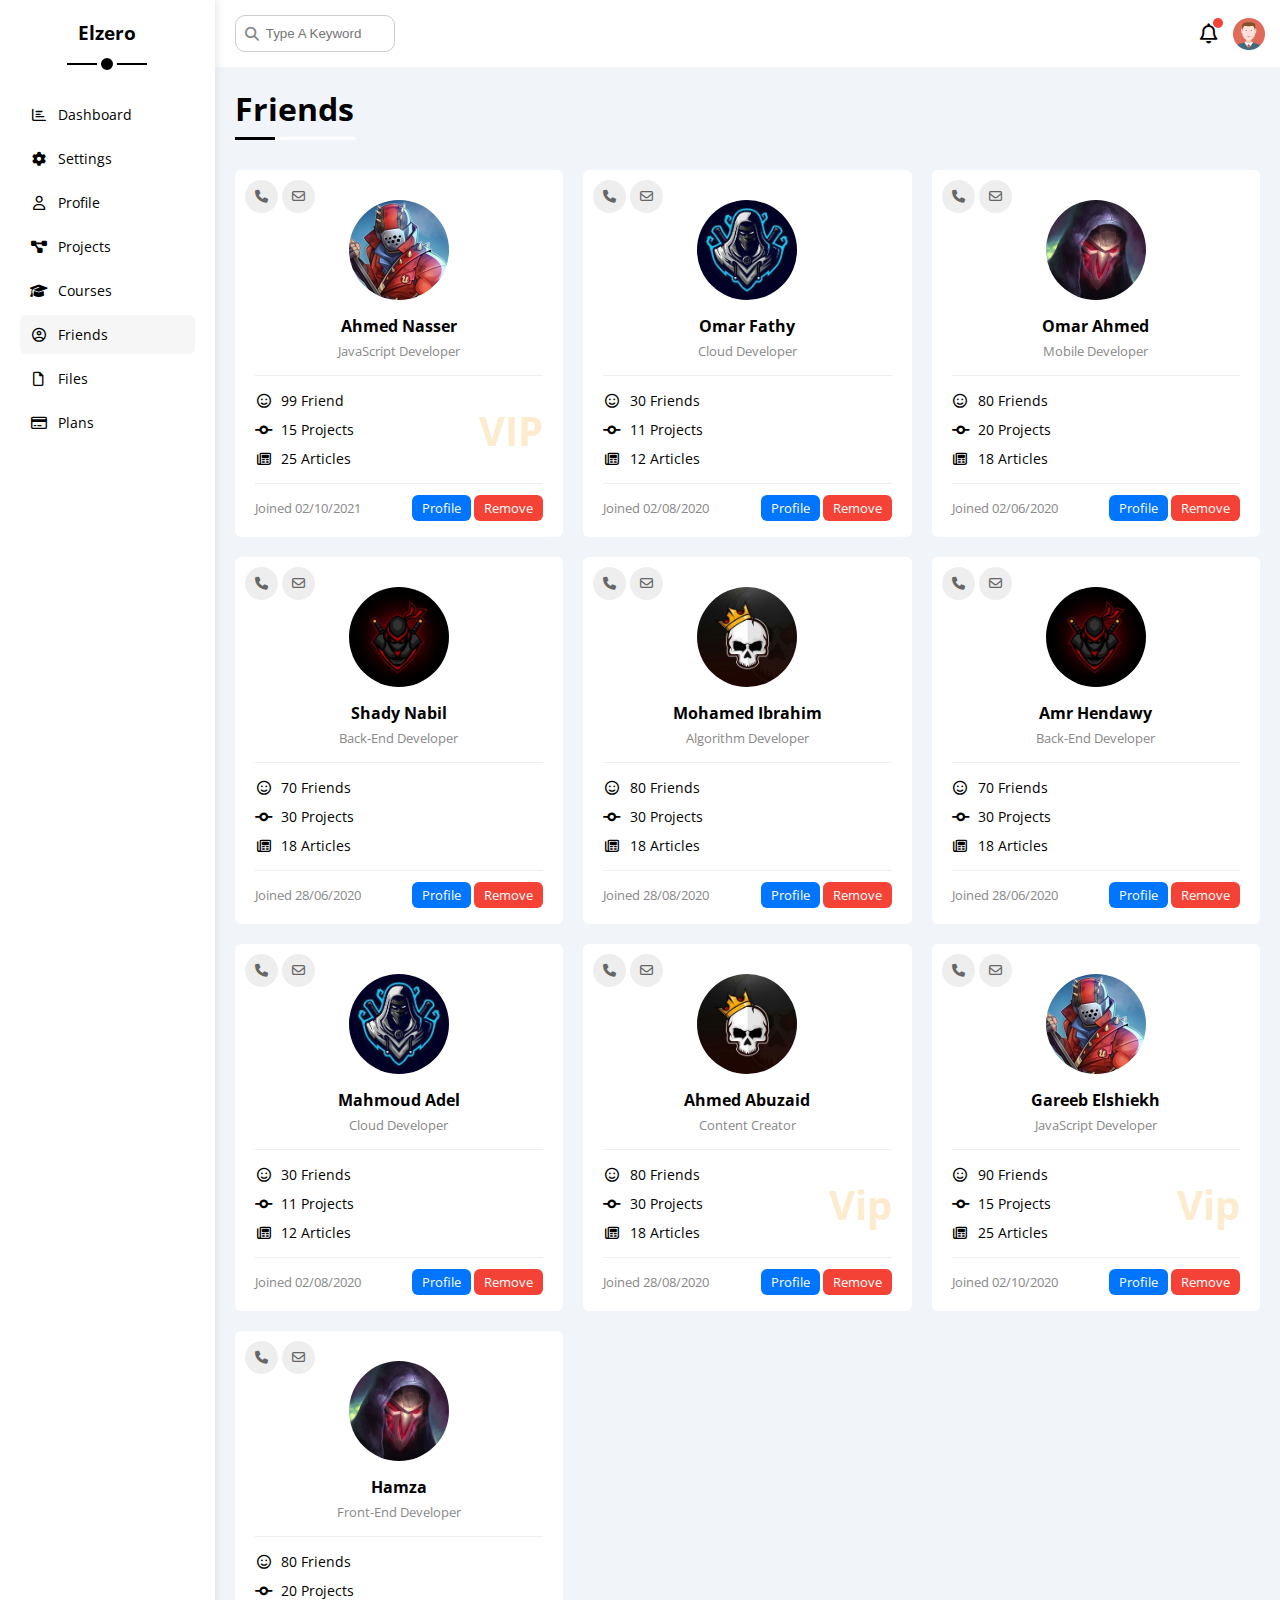
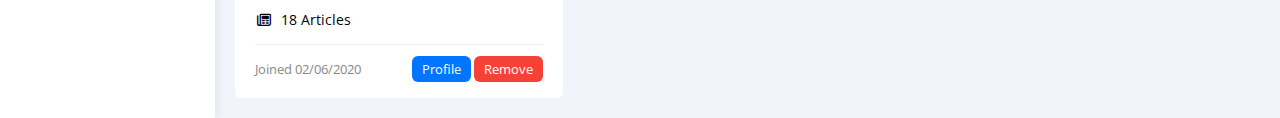
<file: friends.html>
<!DOCTYPE html>
<html lang="en">
  <head>
    <meta charset="UTF-8" />
    <meta http-equiv="X-UA-Compatible" content="IE=edge" />
    <meta name="viewport" content="width=device-width, initial-scale=1.0" />
    <title>Friends</title>
    <link rel="stylesheet" href="css/all.min.css" />
    <link rel="stylesheet" href="css/framework.css" />
    <link rel="stylesheet" href="css/master.css" />
    <link rel="preconnect" href="https://fonts.googleapis.com" />
    <link rel="preconnect" href="https://fonts.gstatic.com" crossorigin />
    <link href="https://fonts.googleapis.com/css2?family=Open+Sans:wght@300;500&display=swap" rel="stylesheet" />
  </head>
  <body>
    <div class="page d-flex">
      <div class="sidebar bg-white p-20 p-relative">
        <h3 class="p-relative txt-c mt-0">Elzero</h3>
        <ul>
          <li>
            <a class="d-flex align-center fs-14 c-black rad-6 p-10" href="index.html">
              <i class="fa-regular fa-chart-bar fa-fw"></i>
              <span>Dashboard</span>
            </a>
          </li>
          <li>
            <a class="d-flex align-center fs-14 c-black rad-6 p-10" href="settings.html">
              <i class="fa-solid fa-gear fa-fw"></i>
              <span>Settings</span>
            </a>
          </li>
          <li>
            <a class="d-flex align-center fs-14 c-black rad-6 p-10" href="profile.html">
              <i class="fa-regular fa-user fa-fw"></i>
              <span>Profile</span>
            </a>
          </li>
          <li>
            <a class="d-flex align-center fs-14 c-black rad-6 p-10" href="projects.html">
              <i class="fa-solid fa-diagram-project fa-fw"></i>
              <span>Projects</span>
            </a>
          </li>
          <li>
            <a class="d-flex align-center fs-14 c-black rad-6 p-10" href="courses.html">
              <i class="fa-solid fa-graduation-cap fa-fw"></i>
              <span>Courses</span>
            </a>
          </li>
          <li>
            <a class="active d-flex align-center fs-14 c-black rad-6 p-10" href="friends.html">
              <i class="fa-regular fa-circle-user fa-fw"></i>
              <span>Friends</span>
            </a>
          </li>
          <li>
            <a class="d-flex align-center fs-14 c-black rad-6 p-10" href="files.html">
              <i class="fa-regular fa-file fa-fw"></i>
              <span>Files</span>
            </a>
          </li>
          <li>
            <a class="d-flex align-center fs-14 c-black rad-6 p-10" href="plans.html">
              <i class="fa-regular fa-credit-card fa-fw"></i>
              <span>Plans</span>
            </a>
          </li>
        </ul>
      </div>
      <div class="content w-full">
        <!-- Start Head -->
        <div class="head bg-white p-15 between-flex">
          <div class="search p-relative">
            <input class="p-10" type="search" placeholder="Type A Keyword" />
          </div>
          <div class="icons d-flex align-center">
            <span class="notification p-relative">
              <i class="fa-regular fa-bell fa-lg"></i>
            </span>
            <img src="imgs/avatar.png" alt="" />
          </div>
        </div>
        <!-- End Head -->
        <h1 class="p-relative">Friends</h1>
        <div class="friends-page d-grid m-20 gap-20">
          <div class="friend bg-white rad-6 p-20 p-relative">
            <div class="contact">
              <i class="fa-solid fa-phone"></i>
              <i class="fa-regular fa-envelope"></i>
            </div>
            <div class="txt-c">
              <img class="rad-half mt-10 mb-10 w-100 h-100" src="imgs/friend-01.jpg" alt="" />
              <h4 class="m-0">Ahmed Nasser</h4>
              <p class="c-grey fs-13 mt-5 mb-0">JavaScript Developer</p>
            </div>
            <div class="icons fs-14 p-relative">
              <div class="mb-10">
                <i class="fa-regular fa-face-smile fa-fw"></i>
                <span>99 Friend</span>
              </div>
              <div class="mb-10">
                <i class="fa-solid fa-code-commit fa-fw"></i>
                <span>15 Projects</span>
              </div>
              <div>
                <i class="fa-regular fa-newspaper fa-fw"></i>
                <span>25 Articles</span>
              </div>
              <span class="vip fw-bold c-orange">VIP</span>
            </div>
            <div class="info between-flex fs-13">
              <span class="c-grey">Joined 02/10/2021</span>
              <div>
                <a class="bg-blue c-white btn-shape" href="profile.html">Profile</a>
                <a class="bg-red c-white btn-shape" href="#">Remove</a>
              </div>
            </div>
          </div>
          <div class="friend bg-white rad-6 p-20 p-relative">
            <div class="contact">
              <i class="fa-solid fa-phone"></i>
              <i class="fa-regular fa-envelope"></i>
            </div>
            <div class="txt-c">
              <img class="rad-half mt-10 mb-10 w-100 h-100" src="imgs/friend-02.jpg" alt="" />
              <h4 class="m-0">Omar Fathy</h4>
              <p class="c-grey fs-13 mt-5 mb-0">Cloud Developer</p>
            </div>
            <div class="icons fs-14 p-relative">
              <div class="mb-10">
                <i class="fa-regular fa-face-smile fa-fw"></i>
                <span>30 Friends</span>
              </div>
              <div class="mb-10">
                <i class="fa-solid fa-code-commit fa-fw"></i>
                <span>11 Projects</span>
              </div>
              <div>
                <i class="fa-regular fa-newspaper fa-fw"></i>
                <span>12 Articles</span>
              </div>
            </div>
            <div class="info between-flex fs-13">
              <span class="c-grey">Joined 02/08/2020</span>
              <div>
                <a class="bg-blue c-white btn-shape" href="profile.html">Profile</a>
                <a class="bg-red c-white btn-shape" href="">Remove</a>
              </div>
            </div>
          </div>
          <div class="friend bg-white rad-6 p-20 p-relative">
            <div class="contact">
              <i class="fa-solid fa-phone"></i>
              <i class="fa-regular fa-envelope"></i>
            </div>
            <div class="txt-c">
              <img class="rad-half mt-10 mb-10 w-100 h-100" src="imgs/friend-03.jpg" alt="" />
              <h4 class="m-0">Omar Ahmed</h4>
              <p class="c-grey fs-13 mt-5 mb-0">Mobile Developer</p>
            </div>
            <div class="icons fs-14 p-relative">
              <div class="mb-10">
                <i class="fa-regular fa-face-smile fa-fw"></i>
                <span>80 Friends</span>
              </div>
              <div class="mb-10">
                <i class="fa-solid fa-code-commit fa-fw"></i>
                <span>20 Projects</span>
              </div>
              <div>
                <i class="fa-regular fa-newspaper fa-fw"></i>
                <span>18 Articles</span>
              </div>
            </div>
            <div class="info between-flex fs-13">
              <span class="c-grey">Joined 02/06/2020</span>
              <div>
                <a class="bg-blue c-white btn-shape" href="profile.html">Profile</a>
                <a class="bg-red c-white btn-shape" href="">Remove</a>
              </div>
            </div>
          </div>
          <div class="friend bg-white rad-6 p-20 p-relative">
            <div class="contact">
              <i class="fa-solid fa-phone"></i>
              <i class="fa-regular fa-envelope"></i>
            </div>
            <div class="txt-c">
              <img class="rad-half mt-10 mb-10 w-100 h-100" src="imgs/friend-04.jpg" alt="" />
              <h4 class="m-0">Shady Nabil</h4>
              <p class="c-grey fs-13 mt-5 mb-0">Back-End Developer</p>
            </div>
            <div class="icons fs-14 p-relative">
              <div class="mb-10">
                <i class="fa-regular fa-face-smile fa-fw"></i>
                <span>70 Friends</span>
              </div>
              <div class="mb-10">
                <i class="fa-solid fa-code-commit fa-fw"></i>
                <span>30 Projects</span>
              </div>
              <div>
                <i class="fa-regular fa-newspaper fa-fw"></i>
                <span>18 Articles</span>
              </div>
            </div>
            <div class="info between-flex fs-13">
              <span class="c-grey">Joined 28/06/2020</span>
              <div>
                <a class="bg-blue c-white btn-shape" href="profile.html">Profile</a>
                <a class="bg-red c-white btn-shape" href="">Remove</a>
              </div>
            </div>
          </div>
          <div class="friend bg-white rad-6 p-20 p-relative">
            <div class="contact">
              <i class="fa-solid fa-phone"></i>
              <i class="fa-regular fa-envelope"></i>
            </div>
            <div class="txt-c">
              <img class="rad-half mt-10 mb-10 w-100 h-100" src="imgs/friend-05.jpg" alt="" />
              <h4 class="m-0">Mohamed Ibrahim</h4>
              <p class="c-grey fs-13 mt-5 mb-0">Algorithm Developer</p>
            </div>
            <div class="icons fs-14 p-relative">
              <div class="mb-10">
                <i class="fa-regular fa-face-smile fa-fw"></i>
                <span>80 Friends</span>
              </div>
              <div class="mb-10">
                <i class="fa-solid fa-code-commit fa-fw"></i>
                <span>30 Projects</span>
              </div>
              <div>
                <i class="fa-regular fa-newspaper fa-fw"></i>
                <span>18 Articles</span>
              </div>
            </div>
            <div class="info between-flex fs-13">
              <span class="c-grey">Joined 28/08/2020</span>
              <div>
                <a class="bg-blue c-white btn-shape" href="profile.html">Profile</a>
                <a class="bg-red c-white btn-shape" href="">Remove</a>
              </div>
            </div>
          </div>
          <div class="friend bg-white rad-6 p-20 p-relative">
            <div class="contact">
              <i class="fa-solid fa-phone"></i>
              <i class="fa-regular fa-envelope"></i>
            </div>
            <div class="txt-c">
              <img class="rad-half mt-10 mb-10 w-100 h-100" src="imgs/friend-04.jpg" alt="" />
              <h4 class="m-0">Amr Hendawy</h4>
              <p class="c-grey fs-13 mt-5 mb-0">Back-End Developer</p>
            </div>
            <div class="icons fs-14 p-relative">
              <div class="mb-10">
                <i class="fa-regular fa-face-smile fa-fw"></i>
                <span>70 Friends</span>
              </div>
              <div class="mb-10">
                <i class="fa-solid fa-code-commit fa-fw"></i>
                <span>30 Projects</span>
              </div>
              <div>
                <i class="fa-regular fa-newspaper fa-fw"></i>
                <span>18 Articles</span>
              </div>
            </div>
            <div class="info between-flex fs-13">
              <span class="c-grey">Joined 28/06/2020</span>
              <div>
                <a class="bg-blue c-white btn-shape" href="profile.html">Profile</a>
                <a class="bg-red c-white btn-shape" href="">Remove</a>
              </div>
            </div>
          </div>
          <div class="friend bg-white rad-6 p-20 p-relative">
            <div class="contact">
              <i class="fa-solid fa-phone"></i>
              <i class="fa-regular fa-envelope"></i>
            </div>
            <div class="txt-c">
              <img class="rad-half mt-10 mb-10 w-100 h-100" src="imgs/friend-02.jpg" alt="" />
              <h4 class="m-0">Mahmoud Adel</h4>
              <p class="c-grey fs-13 mt-5 mb-0">Cloud Developer</p>
            </div>
            <div class="icons fs-14 p-relative">
              <div class="mb-10">
                <i class="fa-regular fa-face-smile fa-fw"></i>
                <span>30 Friends</span>
              </div>
              <div class="mb-10">
                <i class="fa-solid fa-code-commit fa-fw"></i>
                <span>11 Projects</span>
              </div>
              <div>
                <i class="fa-regular fa-newspaper fa-fw"></i>
                <span>12 Articles</span>
              </div>
            </div>
            <div class="info between-flex fs-13">
              <span class="c-grey">Joined 02/08/2020</span>
              <div>
                <a class="bg-blue c-white btn-shape" href="profile.html">Profile</a>
                <a class="bg-red c-white btn-shape" href="">Remove</a>
              </div>
            </div>
          </div>
          <div class="friend bg-white rad-6 p-20 p-relative">
            <div class="contact">
              <i class="fa-solid fa-phone"></i>
              <i class="fa-regular fa-envelope"></i>
            </div>
            <div class="txt-c">
              <img class="rad-half mt-10 mb-10 w-100 h-100" src="imgs/friend-05.jpg" alt="" />
              <h4 class="m-0">Ahmed Abuzaid</h4>
              <p class="c-grey fs-13 mt-5 mb-0">Content Creator</p>
            </div>
            <div class="icons fs-14 p-relative">
              <div class="mb-10">
                <i class="fa-regular fa-face-smile fa-fw"></i>
                <span>80 Friends</span>
              </div>
              <div class="mb-10">
                <i class="fa-solid fa-code-commit fa-fw"></i>
                <span>30 Projects</span>
              </div>
              <div>
                <i class="fa-regular fa-newspaper fa-fw"></i>
                <span>18 Articles</span>
              </div>
              <span class="vip fw-bold c-orange">Vip</span>
            </div>
            <div class="info between-flex fs-13">
              <span class="c-grey">Joined 28/08/2020</span>
              <div>
                <a class="bg-blue c-white btn-shape" href="profile.html">Profile</a>
                <a class="bg-red c-white btn-shape" href="">Remove</a>
              </div>
            </div>
          </div>
          <div class="friend bg-white rad-6 p-20 p-relative">
            <div class="contact">
              <i class="fa-solid fa-phone"></i>
              <i class="fa-regular fa-envelope"></i>
            </div>
            <div class="txt-c">
              <img class="rad-half mt-10 mb-10 w-100 h-100" src="imgs/friend-01.jpg" alt="" />
              <h4 class="m-0">Gareeb Elshiekh</h4>
              <p class="c-grey fs-13 mt-5 mb-0">JavaScript Developer</p>
            </div>
            <div class="icons fs-14 p-relative">
              <div class="mb-10">
                <i class="fa-regular fa-face-smile fa-fw"></i>
                <span>90 Friends</span>
              </div>
              <div class="mb-10">
                <i class="fa-solid fa-code-commit fa-fw"></i>
                <span>15 Projects</span>
              </div>
              <div>
                <i class="fa-regular fa-newspaper fa-fw"></i>
                <span>25 Articles</span>
              </div>
              <span class="vip fw-bold c-orange">Vip</span>
            </div>
            <div class="info between-flex fs-13">
              <span class="c-grey">Joined 02/10/2020</span>
              <div>
                <a class="bg-blue c-white btn-shape" href="profile.html">Profile</a>
                <a class="bg-red c-white btn-shape" href="">Remove</a>
              </div>
            </div>
          </div>
          <div class="friend bg-white rad-6 p-20 p-relative">
            <div class="contact">
              <i class="fa-solid fa-phone"></i>
              <i class="fa-regular fa-envelope"></i>
            </div>
            <div class="txt-c">
              <img class="rad-half mt-10 mb-10 w-100 h-100" src="imgs/friend-03.jpg" alt="" />
              <h4 class="m-0">Hamza</h4>
              <p class="c-grey fs-13 mt-5 mb-0">Front-End Developer</p>
            </div>
            <div class="icons fs-14 p-relative">
              <div class="mb-10">
                <i class="fa-regular fa-face-smile fa-fw"></i>
                <span>80 Friends</span>
              </div>
              <div class="mb-10">
                <i class="fa-solid fa-code-commit fa-fw"></i>
                <span>20 Projects</span>
              </div>
              <div>
                <i class="fa-regular fa-newspaper fa-fw"></i>
                <span>18 Articles</span>
              </div>
            </div>
            <div class="info between-flex fs-13">
              <span class="c-grey">Joined 02/06/2020</span>
              <div>
                <a class="bg-blue c-white btn-shape" href="profile.html">Profile</a>
                <a class="bg-red c-white btn-shape" href="">Remove</a>
              </div>
            </div>
          </div>
        </div>
      </div>
    </div>
  </body>
</html>
</file>
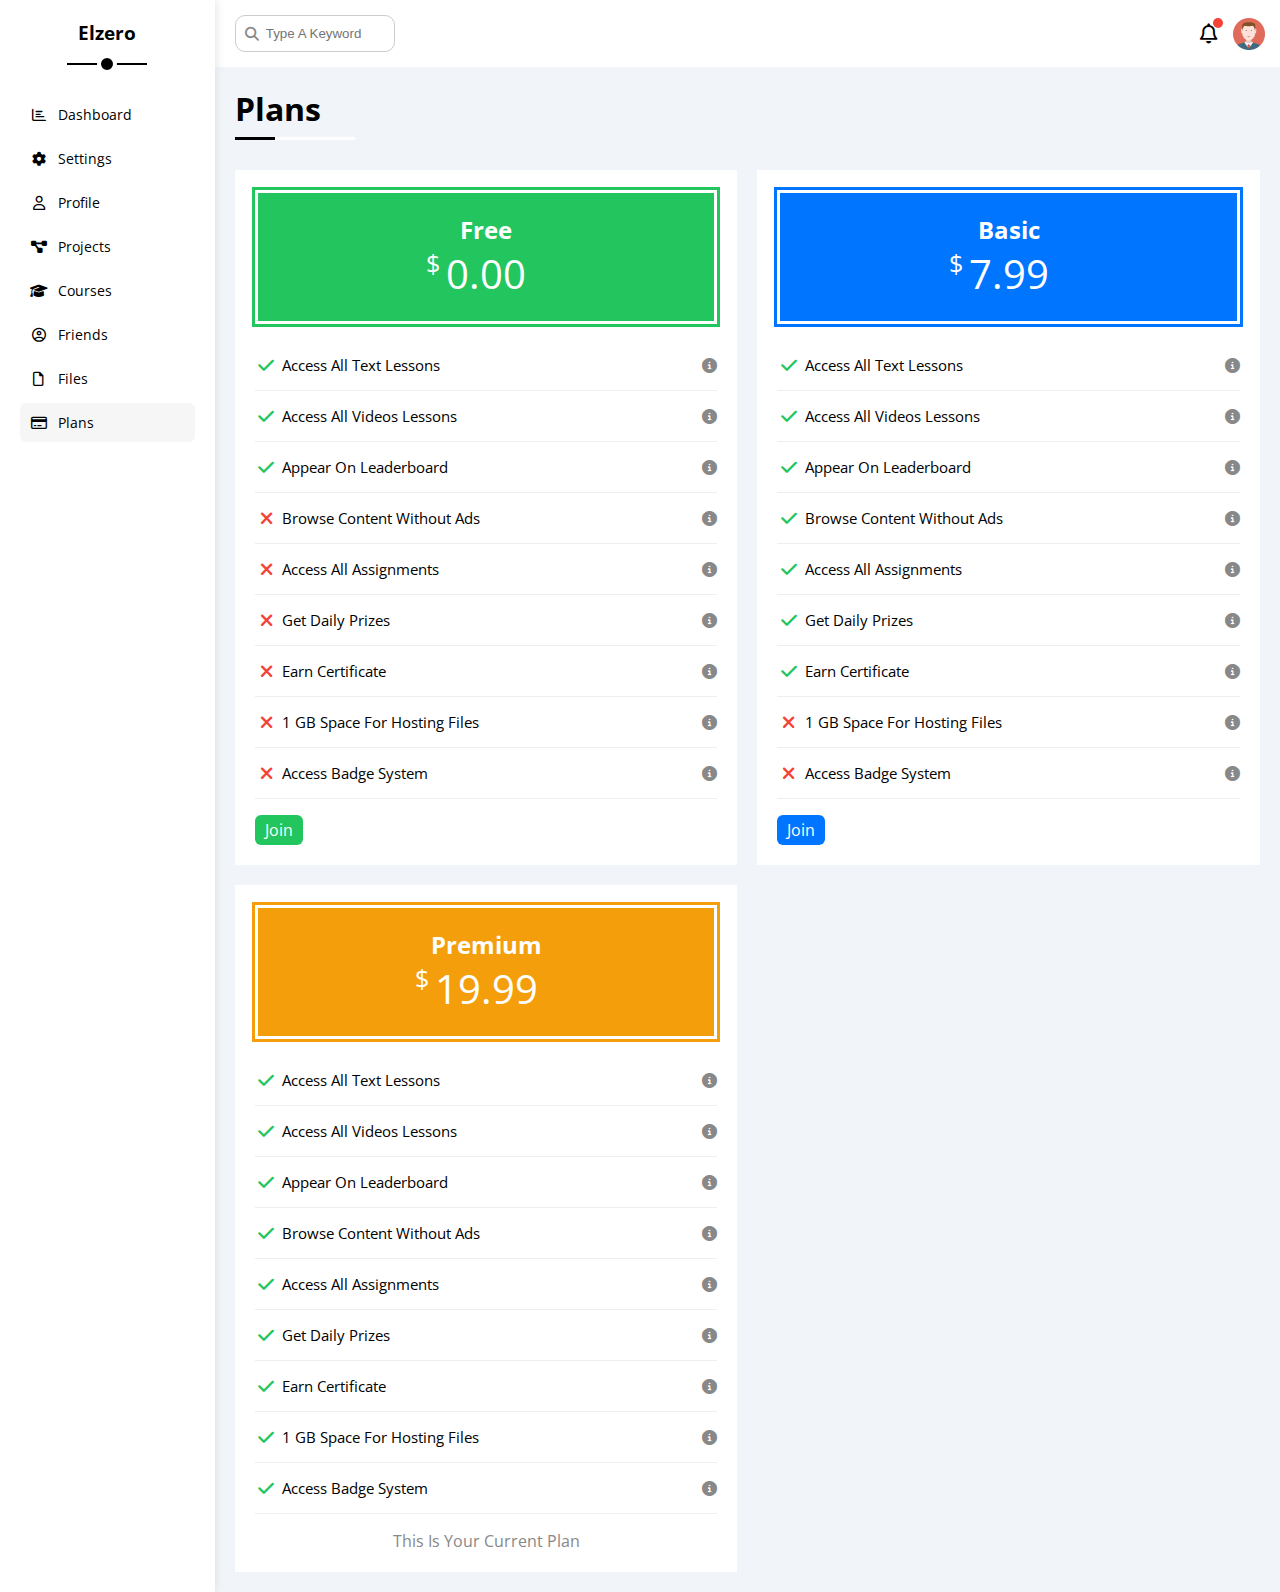
<file: plans.html>
<!DOCTYPE html>
<html lang="en">
  <head>
    <meta charset="UTF-8" />
    <meta http-equiv="X-UA-Compatible" content="IE=edge" />
    <meta name="viewport" content="width=device-width, initial-scale=1.0" />
    <title>Plans</title>
    <link rel="stylesheet" href="css/all.min.css" />
    <link rel="stylesheet" href="css/framework.css" />
    <link rel="stylesheet" href="css/master.css" />
    <link rel="preconnect" href="https://fonts.googleapis.com" />
    <link rel="preconnect" href="https://fonts.gstatic.com" crossorigin />
    <link href="https://fonts.googleapis.com/css2?family=Open+Sans:wght@300;500&display=swap" rel="stylesheet" />
  </head>
  <body>
    <div class="page d-flex">
      <div class="sidebar bg-white p-20 p-relative">
        <h3 class="p-relative txt-c mt-0">Elzero</h3>
        <ul>
          <li>
            <a class="d-flex align-center fs-14 c-black rad-6 p-10" href="index.html">
              <i class="fa-regular fa-chart-bar fa-fw"></i>
              <span>Dashboard</span>
            </a>
          </li>
          <li>
            <a class="d-flex align-center fs-14 c-black rad-6 p-10" href="settings.html">
              <i class="fa-solid fa-gear fa-fw"></i>
              <span>Settings</span>
            </a>
          </li>
          <li>
            <a class="d-flex align-center fs-14 c-black rad-6 p-10" href="profile.html">
              <i class="fa-regular fa-user fa-fw"></i>
              <span>Profile</span>
            </a>
          </li>
          <li>
            <a class="d-flex align-center fs-14 c-black rad-6 p-10" href="projects.html">
              <i class="fa-solid fa-diagram-project fa-fw"></i>
              <span>Projects</span>
            </a>
          </li>
          <li>
            <a class="d-flex align-center fs-14 c-black rad-6 p-10" href="courses.html">
              <i class="fa-solid fa-graduation-cap fa-fw"></i>
              <span>Courses</span>
            </a>
          </li>
          <li>
            <a class="d-flex align-center fs-14 c-black rad-6 p-10" href="friends.html">
              <i class="fa-regular fa-circle-user fa-fw"></i>
              <span>Friends</span>
            </a>
          </li>
          <li>
            <a class="d-flex align-center fs-14 c-black rad-6 p-10" href="files.html">
              <i class="fa-regular fa-file fa-fw"></i>
              <span>Files</span>
            </a>
          </li>
          <li>
            <a class="active d-flex align-center fs-14 c-black rad-6 p-10" href="plans.html">
              <i class="fa-regular fa-credit-card fa-fw"></i>
              <span>Plans</span>
            </a>
          </li>
        </ul>
      </div>
      <div class="content w-full">
        <!-- Start Head -->
        <div class="head bg-white p-15 between-flex">
          <div class="search p-relative">
            <input class="p-10" type="search" placeholder="Type A Keyword" />
          </div>
          <div class="icons d-flex align-center">
            <span class="notification p-relative">
              <i class="fa-regular fa-bell fa-lg"></i>
            </span>
            <img src="imgs/avatar.png" alt="" />
          </div>
        </div>
        <!-- End Head -->
        <h1 class="p-relative">Plans</h1>
        <div class="plans-page d-grid m-20 gap-20">
          <div class="plan green bg-white p-20">
            <div class="top bg-green txt-c p-20">
              <h2 class="m-0 c-white">Free</h2>
              <div class="price c-white"><span>$</span>0.00</div>
            </div>
            <ul>
              <li>
                <i class="fa-solid fa-check fa-fw yes"></i>
                <span>Access All Text Lessons</span>
                <i class="fa-solid fa-circle-info help"></i>
              </li>
              <li>
                <i class="fa-solid fa-check fa-fw yes"></i>
                <span>Access All Videos Lessons</span>
                <i class="fa-solid fa-circle-info help"></i>
              </li>
              <li>
                <i class="fa-solid fa-check fa-fw yes"></i>
                <span>Appear On Leaderboard</span>
                <i class="fa-solid fa-circle-info help"></i>
              </li>
              <li>
                <i class="fa-solid fa-xmark fa-fw"></i>
                <span>Browse Content Without Ads</span>
                <i class="fa-solid fa-circle-info help"></i>
              </li>
              <li>
                <i class="fa-solid fa-xmark fa-fw"></i>
                <span>Access All Assignments</span>
                <i class="fa-solid fa-circle-info help"></i>
              </li>
              <li>
                <i class="fa-solid fa-xmark fa-fw"></i>
                <span>Get Daily Prizes</span>
                <i class="fa-solid fa-circle-info help"></i>
              </li>
              <li>
                <i class="fa-solid fa-xmark fa-fw"></i>
                <span>Earn Certificate</span>
                <i class="fa-solid fa-circle-info help"></i>
              </li>
              <li>
                <i class="fa-solid fa-xmark fa-fw"></i>
                <span>1 GB Space For Hosting Files</span>
                <i class="fa-solid fa-circle-info help"></i>
              </li>
              <li>
                <i class="fa-solid fa-xmark fa-fw"></i>
                <span>Access Badge System</span>
                <i class="fa-solid fa-circle-info help"></i>
              </li>
            </ul>
            <a href="#" class="btn-shape bg-green c-white d-block w-fit">Join</a>
          </div>
          <!-- Start Plan -->
          <div class="plan blue bg-white p-20">
            <div class="top bg-blue txt-c p-20">
              <h2 class="m-0 c-white">Basic</h2>
              <div class="price c-white"><span>$</span>7.99</div>
            </div>
            <ul class="list-none p-0">
              <li>
                <i class="fa-solid fa-check fa-fw yes"></i>
                <span>Access All Text Lessons</span>
                <i class="fa-solid fa-circle-info help"></i>
              </li>
              <li>
                <i class="fa-solid fa-check fa-fw yes"></i>
                <span>Access All Videos Lessons</span>
                <i class="fa-solid fa-circle-info help"></i>
              </li>
              <li>
                <i class="fa-solid fa-check fa-fw yes"></i>
                <span>Appear On Leaderboard</span>
                <i class="fa-solid fa-circle-info help"></i>
              </li>
              <li>
                <i class="fa-solid fa-check fa-fw yes"></i>
                <span>Browse Content Without Ads</span>
                <i class="fa-solid fa-circle-info help"></i>
              </li>
              <li>
                <i class="fa-solid fa-check fa-fw yes"></i>
                <span>Access All Assignments</span>
                <i class="fa-solid fa-circle-info help"></i>
              </li>
              <li>
                <i class="fa-solid fa-check fa-fw yes"></i>
                <span>Get Daily Prizes</span>
                <i class="fa-solid fa-circle-info help"></i>
              </li>
              <li>
                <i class="fa-solid fa-check fa-fw yes"></i>
                <span>Earn Certificate</span>
                <i class="fa-solid fa-circle-info help"></i>
              </li>
              <li>
                <i class="fa-solid fa-xmark fa-fw"></i>
                <span>1 GB Space For Hosting Files</span>
                <i class="fa-solid fa-circle-info help"></i>
              </li>
              <li>
                <i class="fa-solid fa-xmark fa-fw"></i>
                <span>Access Badge System</span>
                <i class="fa-solid fa-circle-info help"></i>
              </li>
            </ul>
            <a href="#" class="btn-shape bg-blue c-white d-block w-fit">Join</a>
          </div>
          <!-- End Plan -->
          <!-- Start Plan -->
          <div class="plan orange bg-white p-20">
            <div class="top bg-orange txt-c p-20">
              <h2 class="m-0 c-white">Premium</h2>
              <div class="price c-white"><span>$</span>19.99</div>
            </div>
            <ul class="list-none p-0">
              <li>
                <i class="fa-solid fa-check fa-fw yes"></i>
                <span>Access All Text Lessons</span>
                <i class="fa-solid fa-circle-info help"></i>
              </li>
              <li>
                <i class="fa-solid fa-check fa-fw yes"></i>
                <span>Access All Videos Lessons</span>
                <i class="fa-solid fa-circle-info help"></i>
              </li>
              <li>
                <i class="fa-solid fa-check fa-fw yes"></i>
                <span>Appear On Leaderboard</span>
                <i class="fa-solid fa-circle-info help"></i>
              </li>
              <li>
                <i class="fa-solid fa-check fa-fw yes"></i>
                <span>Browse Content Without Ads</span>
                <i class="fa-solid fa-circle-info help"></i>
              </li>
              <li>
                <i class="fa-solid fa-check fa-fw yes"></i>
                <span>Access All Assignments</span>
                <i class="fa-solid fa-circle-info help"></i>
              </li>
              <li>
                <i class="fa-solid fa-check fa-fw yes"></i>
                <span>Get Daily Prizes</span>
                <i class="fa-solid fa-circle-info help"></i>
              </li>
              <li>
                <i class="fa-solid fa-check fa-fw yes"></i>
                <span>Earn Certificate</span>
                <i class="fa-solid fa-circle-info help"></i>
              </li>
              <li>
                <i class="fa-solid fa-check fa-fw yes"></i>
                <span>1 GB Space For Hosting Files</span>
                <i class="fa-solid fa-circle-info help"></i>
              </li>
              <li>
                <i class="fa-solid fa-check fa-fw yes"></i>
                <span>Access Badge System</span>
                <i class="fa-solid fa-circle-info help"></i>
              </li>
            </ul>
            <p class="c-grey m-0 txt-c">This Is Your Current Plan</p>
          </div>
          <!-- End Plan -->
        </div>
      </div>
    </div>
  </body>
</html>
</file>
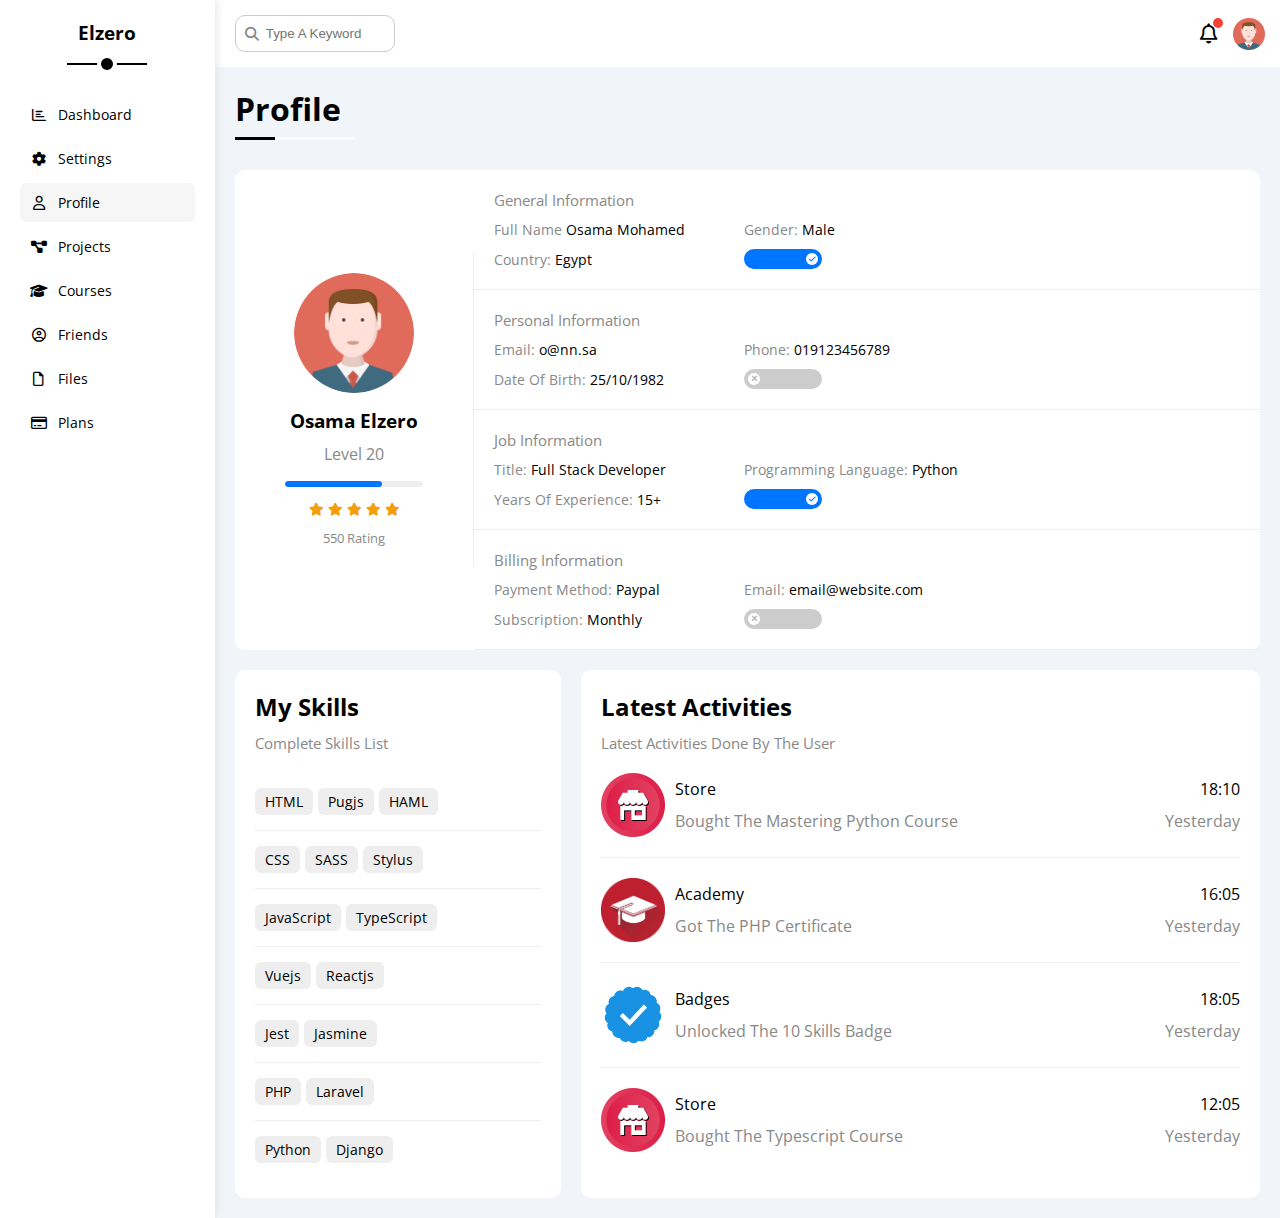
<file: profile.html>
<!DOCTYPE html>
<html lang="en">
  <head>
    <meta charset="UTF-8" />
    <meta http-equiv="X-UA-Compatible" content="IE=edge" />
    <meta name="viewport" content="width=device-width, initial-scale=1.0" />
    <title>Profile</title>
    <link rel="stylesheet" href="css/all.min.css" />
    <link rel="stylesheet" href="css/framework.css" />
    <link rel="stylesheet" href="css/master.css" />
    <link rel="preconnect" href="https://fonts.googleapis.com" />
    <link rel="preconnect" href="https://fonts.gstatic.com" crossorigin />
    <link href="https://fonts.googleapis.com/css2?family=Open+Sans:wght@300;500&display=swap" rel="stylesheet" />
  </head>
  <body>
    <div class="page d-flex">
      <div class="sidebar bg-white p-20 p-relative">
        <h3 class="p-relative txt-c mt-0">Elzero</h3>
        <ul>
          <li>
            <a class="d-flex align-center fs-14 c-black rad-6 p-10" href="index.html">
              <i class="fa-regular fa-chart-bar fa-fw"></i>
              <span>Dashboard</span>
            </a>
          </li>
          <li>
            <a class="d-flex align-center fs-14 c-black rad-6 p-10" href="settings.html">
              <i class="fa-solid fa-gear fa-fw"></i>
              <span>Settings</span>
            </a>
          </li>
          <li>
            <a class="active d-flex align-center fs-14 c-black rad-6 p-10" href="profile.html">
              <i class="fa-regular fa-user fa-fw"></i>
              <span>Profile</span>
            </a>
          </li>
          <li>
            <a class="d-flex align-center fs-14 c-black rad-6 p-10" href="projects.html">
              <i class="fa-solid fa-diagram-project fa-fw"></i>
              <span>Projects</span>
            </a>
          </li>
          <li>
            <a class="d-flex align-center fs-14 c-black rad-6 p-10" href="courses.html">
              <i class="fa-solid fa-graduation-cap fa-fw"></i>
              <span>Courses</span>
            </a>
          </li>
          <li>
            <a class="d-flex align-center fs-14 c-black rad-6 p-10" href="friends.html">
              <i class="fa-regular fa-circle-user fa-fw"></i>
              <span>Friends</span>
            </a>
          </li>
          <li>
            <a class="d-flex align-center fs-14 c-black rad-6 p-10" href="files.html">
              <i class="fa-regular fa-file fa-fw"></i>
              <span>Files</span>
            </a>
          </li>
          <li>
            <a class="d-flex align-center fs-14 c-black rad-6 p-10" href="plans.html">
              <i class="fa-regular fa-credit-card fa-fw"></i>
              <span>Plans</span>
            </a>
          </li>
        </ul>
      </div>
      <div class="content w-full">
        <!-- Start Head -->
        <div class="head bg-white p-15 between-flex">
          <div class="search p-relative">
            <input class="p-10" type="search" placeholder="Type A Keyword" />
          </div>
          <div class="icons d-flex align-center">
            <span class="notification p-relative">
              <i class="fa-regular fa-bell fa-lg"></i>
            </span>
            <img src="imgs/avatar.png" alt="" />
          </div>
        </div>
        <!-- End Head -->
        <h1 class="p-relative">Profile</h1>
        <div class="profile-page m-20">
          <!-- Start Overview -->
          <div class="overview bg-white rad-10 d-flex align-center">
            <div class="avatar-box txt-c p-20">
              <img class="rad-half mb-10" src="imgs/avatar.png" alt="" />
              <h3 class="m-0">Osama Elzero</h3>
              <p class="c-grey mt-10">Level 20</p>
              <div class="level rad-6 bg-eee p-relative">
                <span style="width: 70%"></span>
              </div>
              <div class="rating mt-10 mb-10">
                <i class="fa-solid fa-star c-orange fs-13"></i>
                <i class="fa-solid fa-star c-orange fs-13"></i>
                <i class="fa-solid fa-star c-orange fs-13"></i>
                <i class="fa-solid fa-star c-orange fs-13"></i>
                <i class="fa-solid fa-star c-orange fs-13"></i>
              </div>
              <p class="c-grey m-0 fs-13">550 Rating</p>
            </div>
            <div class="info-box w-full txt-c-mobile">
              <!-- Start Information Row -->
              <div class="box p-20 d-flex align-center">
                <h4 class="c-grey fs-15 m-0 w-full">General Information</h4>
                <div class="fs-14">
                  <span class="c-grey">Full Name</span>
                  <span>Osama Mohamed</span>
                </div>
                <div class="fs-14">
                  <span class="c-grey">Gender:</span>
                  <span>Male</span>
                </div>
                <div class="fs-14">
                  <span class="c-grey">Country:</span>
                  <span>Egypt</span>
                </div>
                <div class="fs-14">
                  <label>
                    <input class="toggle-checkbox" type="checkbox" checked />
                    <div class="toggle-switch"></div>
                  </label>
                </div>
              </div>
              <!-- End Information Row -->
              <!-- Start Information Row -->
              <div class="box p-20 d-flex align-center">
                <h4 class="c-grey w-full fs-15 m-0">Personal Information</h4>
                <div class="fs-14">
                  <span class="c-grey">Email:</span>
                  <span>o@nn.sa</span>
                </div>
                <div class="fs-14">
                  <span class="c-grey">Phone:</span>
                  <span>019123456789</span>
                </div>
                <div class="fs-14">
                  <span class="c-grey">Date Of Birth:</span>
                  <span>25/10/1982</span>
                </div>
                <div class="fs-14">
                  <label>
                    <input class="toggle-checkbox" type="checkbox" />
                    <div class="toggle-switch"></div>
                  </label>
                </div>
              </div>
              <!-- End Information Row -->
              <!-- Start Information Row -->
              <div class="box p-20 d-flex align-center">
                <h4 class="c-grey w-full fs-15 m-0">Job Information</h4>
                <div class="fs-14">
                  <span class="c-grey">Title:</span>
                  <span>Full Stack Developer</span>
                </div>
                <div class="fs-14">
                  <span class="c-grey">Programming Language:</span>
                  <span>Python</span>
                </div>
                <div class="fs-14">
                  <span class="c-grey">Years Of Experience:</span>
                  <span>15+</span>
                </div>
                <div class="fs-14">
                  <label>
                    <input class="toggle-checkbox" type="checkbox" checked />
                    <div class="toggle-switch"></div>
                  </label>
                </div>
              </div>
              <!-- End Information Row -->
              <!-- Start Information Row -->
              <div class="box p-20 d-flex align-center">
                <h4 class="c-grey w-full fs-15 m-0">Billing Information</h4>
                <div class="fs-14">
                  <span class="c-grey">Payment Method:</span>
                  <span>Paypal</span>
                </div>
                <div class="fs-14">
                  <span class="c-grey">Email:</span>
                  <span>email@website.com</span>
                </div>
                <div class="fs-14">
                  <span class="c-grey">Subscription:</span>
                  <span>Monthly</span>
                </div>
                <div class="fs-14">
                  <label>
                    <input class="toggle-checkbox" type="checkbox" />
                    <div class="toggle-switch"></div>
                  </label>
                </div>
              </div>
              <!-- End Information Row -->
            </div>
          </div>
          <!-- End Overview -->
          <!-- Start Other Data -->
          <div class="other-data d-flex gap-20">
            <div class="skills-card p-20 bg-white rad-10 mt-20">
              <h2 class="mt-0 mb-10">My Skills</h2>
              <p class="mt-0 mb-20 c-grey fs-15">Complete Skills List</p>
              <ul class="m-0 txt-c-mobile">
                <li><span>HTML</span><span>Pugjs</span><span>HAML</span></li>
                <li><span>CSS</span><span>SASS</span><span>Stylus</span></li>
                <li><span>JavaScript</span><span>TypeScript</span></li>
                <li><span>Vuejs</span><span>Reactjs</span></li>
                <li><span>Jest</span><span>Jasmine</span></li>
                <li><span>PHP</span><span>Laravel</span></li>
                <li><span>Python</span><span>Django</span></li>
              </ul>
            </div>
            <div class="activities p-20 bg-white rad-10 mt-20">
              <h2 class="mt-0 mb-10">Latest Activities</h2>
              <p class="mt-0 mb-20 c-grey fs-15">Latest Activities Done By The User</p>
              <div class="activity d-flex align-center txt-c-mobile">
                <img src="imgs/activity-01.png" alt="" />
                <div class="info">
                  <span class="d-block mb-10">Store</span>
                  <span class="c-grey">Bought The Mastering Python Course</span>
                </div>
                <div class="date">
                  <span class="d-block mb-10">18:10</span>
                  <span class="c-grey">Yesterday</span>
                </div>
              </div>
              <div class="activity d-flex align-center txt-c-mobile">
                <img src="imgs/activity-02.png" alt="" />
                <div class="info">
                  <span class="d-block mb-10">Academy</span>
                  <span class="c-grey">Got The PHP Certificate</span>
                </div>
                <div class="date">
                  <span class="d-block mb-10">16:05</span>
                  <span class="c-grey">Yesterday</span>
                </div>
              </div>
              <div class="activity d-flex align-center txt-c-mobile">
                <img src="imgs/activity-03.png" alt="" />
                <div class="info">
                  <span class="d-block mb-10">Badges</span>
                  <span class="c-grey">Unlocked The 10 Skills Badge</span>
                </div>
                <div class="date">
                  <span class="d-block mb-10">18:05</span>
                  <span class="c-grey">Yesterday</span>
                </div>
              </div>
              <div class="activity d-flex align-center txt-c-mobile">
                <img src="imgs/activity-01.png" alt="" />
                <div class="info">
                  <span class="d-block mb-10">Store</span>
                  <span class="c-grey">Bought The Typescript Course</span>
                </div>
                <div class="date">
                  <span class="d-block mb-10">12:05</span>
                  <span class="c-grey">Yesterday</span>
                </div>
              </div>
            </div>
          </div>
          <!-- End Other Data -->
        </div>
      </div>
    </div>
  </body>
</html>
</file>
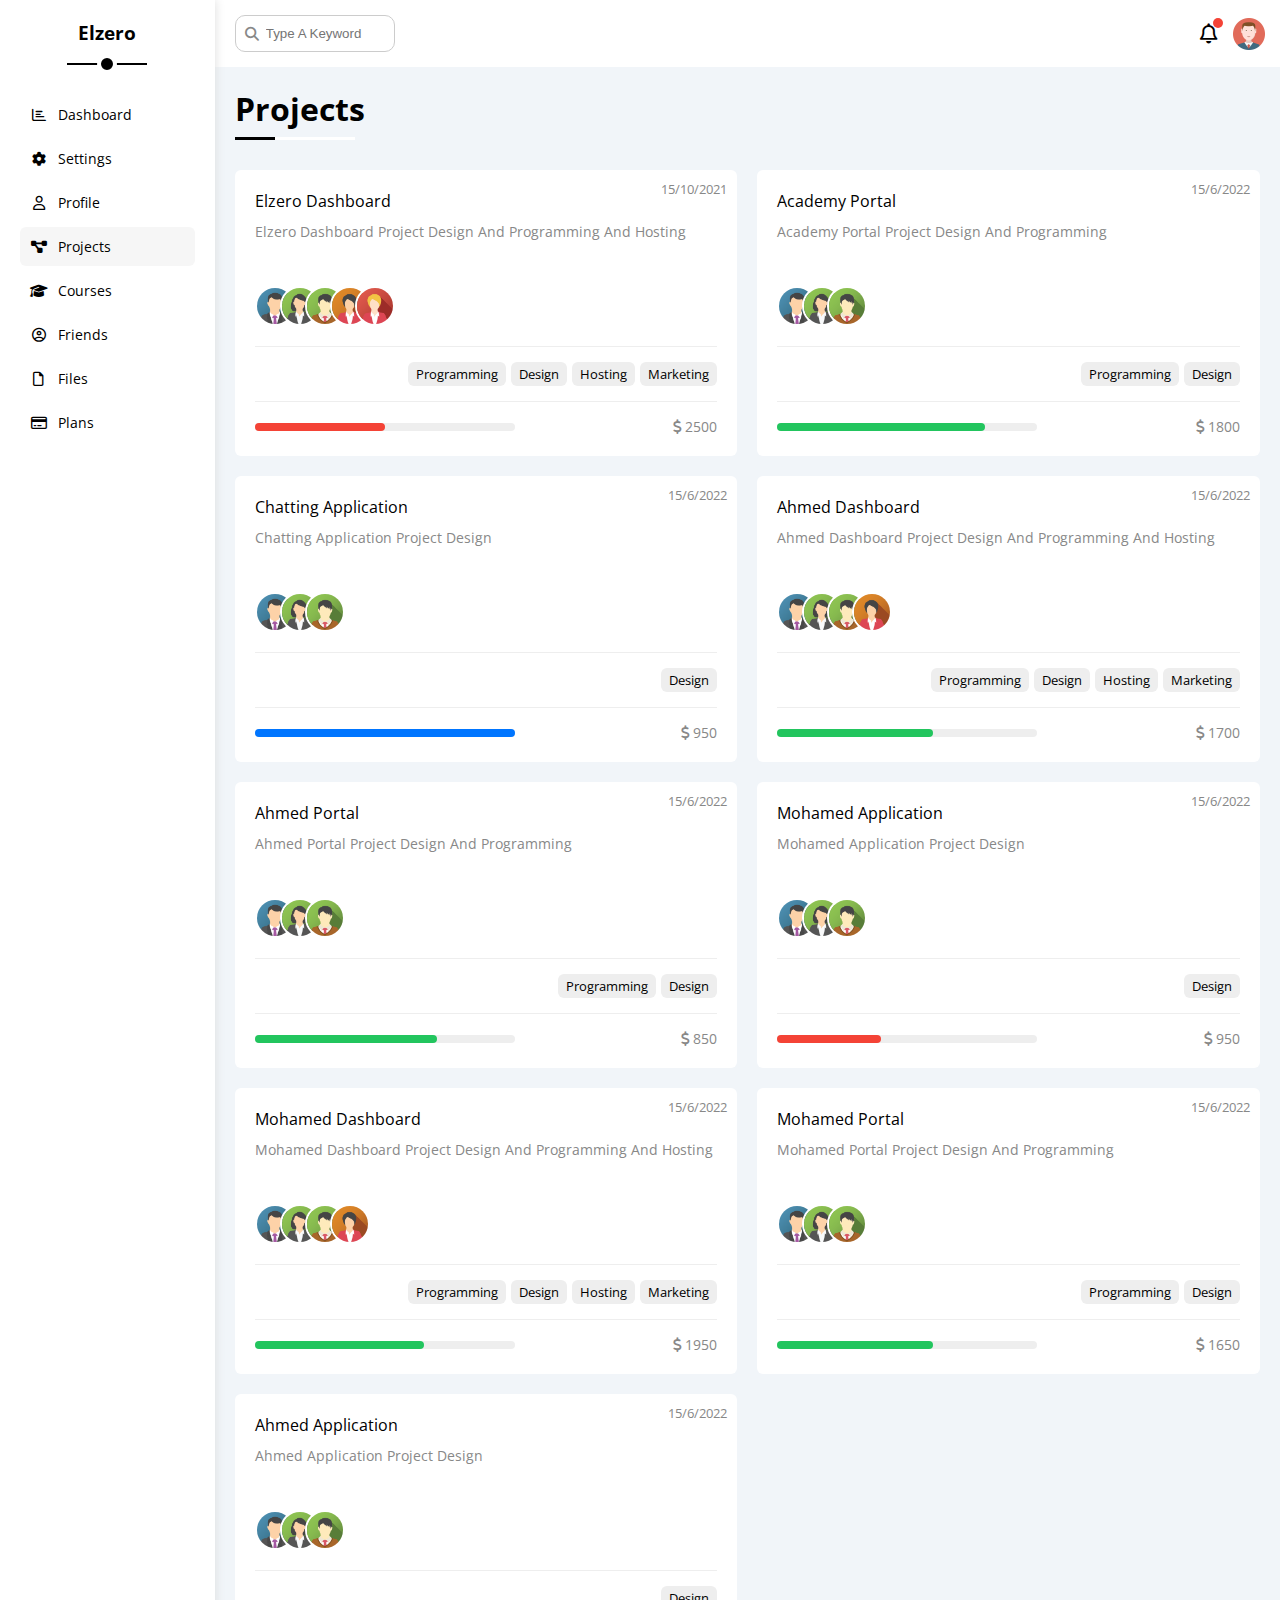
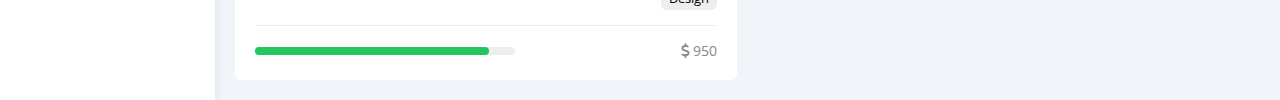
<file: projects.html>
<!DOCTYPE html>
<html lang="en">
  <head>
    <meta charset="UTF-8" />
    <meta http-equiv="X-UA-Compatible" content="IE=edge" />
    <meta name="viewport" content="width=device-width, initial-scale=1.0" />
    <title>Projects</title>
    <link rel="stylesheet" href="css/all.min.css" />
    <link rel="stylesheet" href="css/framework.css" />
    <link rel="stylesheet" href="css/master.css" />
    <link rel="preconnect" href="https://fonts.googleapis.com" />
    <link rel="preconnect" href="https://fonts.gstatic.com" crossorigin />
    <link href="https://fonts.googleapis.com/css2?family=Open+Sans:wght@300;500&display=swap" rel="stylesheet" />
  </head>
  <body>
    <div class="page d-flex">
      <div class="sidebar bg-white p-20 p-relative">
        <h3 class="p-relative txt-c mt-0">Elzero</h3>
        <ul>
          <li>
            <a class="d-flex align-center fs-14 c-black rad-6 p-10" href="index.html">
              <i class="fa-regular fa-chart-bar fa-fw"></i>
              <span>Dashboard</span>
            </a>
          </li>
          <li>
            <a class="d-flex align-center fs-14 c-black rad-6 p-10" href="settings.html">
              <i class="fa-solid fa-gear fa-fw"></i>
              <span>Settings</span>
            </a>
          </li>
          <li>
            <a class="d-flex align-center fs-14 c-black rad-6 p-10" href="profile.html">
              <i class="fa-regular fa-user fa-fw"></i>
              <span>Profile</span>
            </a>
          </li>
          <li>
            <a class="active d-flex align-center fs-14 c-black rad-6 p-10" href="projects.html">
              <i class="fa-solid fa-diagram-project fa-fw"></i>
              <span>Projects</span>
            </a>
          </li>
          <li>
            <a class="d-flex align-center fs-14 c-black rad-6 p-10" href="courses.html">
              <i class="fa-solid fa-graduation-cap fa-fw"></i>
              <span>Courses</span>
            </a>
          </li>
          <li>
            <a class="d-flex align-center fs-14 c-black rad-6 p-10" href="friends.html">
              <i class="fa-regular fa-circle-user fa-fw"></i>
              <span>Friends</span>
            </a>
          </li>
          <li>
            <a class="d-flex align-center fs-14 c-black rad-6 p-10" href="files.html">
              <i class="fa-regular fa-file fa-fw"></i>
              <span>Files</span>
            </a>
          </li>
          <li>
            <a class="d-flex align-center fs-14 c-black rad-6 p-10" href="plans.html">
              <i class="fa-regular fa-credit-card fa-fw"></i>
              <span>Plans</span>
            </a>
          </li>
        </ul>
      </div>
      <div class="content w-full">
        <!-- Start Head -->
        <div class="head bg-white p-15 between-flex">
          <div class="search p-relative">
            <input class="p-10" type="search" placeholder="Type A Keyword" />
          </div>
          <div class="icons d-flex align-center">
            <span class="notification p-relative">
              <i class="fa-regular fa-bell fa-lg"></i>
            </span>
            <img src="imgs/avatar.png" alt="" />
          </div>
        </div>
        <!-- End Head -->
        <h1 class="p-relative">Projects</h1>
        <div class="projects-page d-grid m-20 gap-20">
          <div class="project bg-white p-20 rad-6 p-relative">
            <span class="date fs-13 c-grey">15/10/2021</span>
            <h4 class="m-0">Elzero Dashboard</h4>
            <p class="c-grey mt-10 mb-10 fs-14">Elzero Dashboard Project Design And Programming And Hosting</p>
            <div class="team">
              <a href="#"><img src="imgs/team-01.png" alt="" /></a>
              <a href="#"><img src="imgs/team-02.png" alt="" /></a>
              <a href="#"><img src="imgs/team-03.png" alt="" /></a>
              <a href="#"><img src="imgs/team-04.png" alt="" /></a>
              <a href="#"><img src="imgs/team-05.png" alt="" /></a>
            </div>
            <div class="do d-flex">
              <span class="fs-13 rad-6 bg-eee">Programming</span>
              <span class="fs-13 rad-6 bg-eee">Design</span>
              <span class="fs-13 rad-6 bg-eee">Hosting</span>
              <span class="fs-13 rad-6 bg-eee">Marketing</span>
            </div>
            <div class="info between-flex">
              <div class="prog bg-eee">
                <span class="bg-red" style="width: 50%"></span>
              </div>
              <div class="fs-14 c-grey">
                <i class="fa-solid fa-dollar-sign"></i>
                2500
              </div>
            </div>
          </div>
          <div class="project bg-white p-20 rad-6 p-relative">
            <span class="date fs-13 c-grey">15/6/2022</span>
            <h4 class="m-0">Academy Portal</h4>
            <p class="c-grey mt-10 mb-10 fs-14">Academy Portal Project Design And Programming</p>
            <div class="team">
              <a href="#"><img src="imgs/team-01.png" alt="" /></a>
              <a href="#"><img src="imgs/team-02.png" alt="" /></a>
              <a href="#"><img src="imgs/team-03.png" alt="" /></a>
            </div>
            <div class="do d-flex">
              <span class="fs-13 rad-6 bg-eee">Programming</span>
              <span class="fs-13 rad-6 bg-eee">Design</span>
            </div>
            <div class="info between-flex">
              <div class="prog bg-eee">
                <span class="bg-green" style="width: 80%"></span>
              </div>
              <div class="fs-14 c-grey">
                <i class="fa-solid fa-dollar-sign"></i>
                1800
              </div>
            </div>
          </div>
          <div class="project bg-white p-20 rad-6 p-relative">
            <span class="date fs-13 c-grey">15/6/2022</span>
            <h4 class="m-0">Chatting Application</h4>
            <p class="c-grey mt-10 mb-10 fs-14">Chatting Application Project Design</p>
            <div class="team">
              <a href="#"><img src="imgs/team-01.png" alt="" /></a>
              <a href="#"><img src="imgs/team-02.png" alt="" /></a>
              <a href="#"><img src="imgs/team-03.png" alt="" /></a>
            </div>
            <div class="do d-flex">
              <span class="fs-13 rad-6 bg-eee">Design</span>
            </div>
            <div class="info between-flex">
              <div class="prog bg-eee">
                <span class="bg-blue" style="width: 100%"></span>
              </div>
              <div class="fs-14 c-grey">
                <i class="fa-solid fa-dollar-sign"></i>
                950
              </div>
            </div>
          </div>
          <div class="project bg-white p-20 rad-6 p-relative">
            <span class="date fs-13 c-grey">15/6/2022</span>
            <h4 class="m-0">Ahmed Dashboard</h4>
            <p class="c-grey mt-10 mb-10 fs-14">Ahmed Dashboard Project Design And Programming And Hosting</p>
            <div class="team">
              <a href="#"><img src="imgs/team-01.png" alt="" /></a>
              <a href="#"><img src="imgs/team-02.png" alt="" /></a>
              <a href="#"><img src="imgs/team-03.png" alt="" /></a>
              <a href="#"><img src="imgs/team-04.png" alt="" /></a>
            </div>
            <div class="do d-flex">
              <span class="fs-13 rad-6 bg-eee">Programming</span>
              <span class="fs-13 rad-6 bg-eee">Design</span>
              <span class="fs-13 rad-6 bg-eee">Hosting</span>
              <span class="fs-13 rad-6 bg-eee">Marketing</span>
            </div>
            <div class="info between-flex">
              <div class="prog bg-eee">
                <span class="bg-green" style="width: 60%"></span>
              </div>
              <div class="fs-14 c-grey">
                <i class="fa-solid fa-dollar-sign"></i>
                1700
              </div>
            </div>
          </div>
          <div class="project bg-white p-20 rad-6 p-relative">
            <span class="date fs-13 c-grey">15/6/2022</span>
            <h4 class="m-0">Ahmed Portal</h4>
            <p class="c-grey mt-10 mb-10 fs-14">Ahmed Portal Project Design And Programming</p>
            <div class="team">
              <a href="#"><img src="imgs/team-01.png" alt="" /></a>
              <a href="#"><img src="imgs/team-02.png" alt="" /></a>
              <a href="#"><img src="imgs/team-03.png" alt="" /></a>
            </div>
            <div class="do d-flex">
              <span class="fs-13 rad-6 bg-eee">Programming</span>
              <span class="fs-13 rad-6 bg-eee">Design</span>
            </div>
            <div class="info between-flex">
              <div class="prog bg-eee">
                <span class="bg-green" style="width: 70%"></span>
              </div>
              <div class="fs-14 c-grey">
                <i class="fa-solid fa-dollar-sign"></i>
                850
              </div>
            </div>
          </div>
          <div class="project bg-white p-20 rad-6 p-relative">
            <span class="date fs-13 c-grey">15/6/2022</span>
            <h4 class="m-0">Mohamed Application</h4>
            <p class="c-grey mt-10 mb-10 fs-14">Mohamed Application Project Design</p>
            <div class="team">
              <a href="#"><img src="imgs/team-01.png" alt="" /></a>
              <a href="#"><img src="imgs/team-02.png" alt="" /></a>
              <a href="#"><img src="imgs/team-03.png" alt="" /></a>
            </div>
            <div class="do d-flex">
              <span class="fs-13 rad-6 bg-eee">Design</span>
            </div>
            <div class="info between-flex">
              <div class="prog bg-eee">
                <span class="bg-red" style="width: 40%"></span>
              </div>
              <div class="fs-14 c-grey">
                <i class="fa-solid fa-dollar-sign"></i>
                950
              </div>
            </div>
          </div>
          <div class="project bg-white p-20 rad-6 p-relative">
            <span class="date fs-13 c-grey">15/6/2022</span>
            <h4 class="m-0">Mohamed Dashboard</h4>
            <p class="c-grey mt-10 mb-10 fs-14">Mohamed Dashboard Project Design And Programming And Hosting</p>
            <div class="team">
              <a href="#"><img src="imgs/team-01.png" alt="" /></a>
              <a href="#"><img src="imgs/team-02.png" alt="" /></a>
              <a href="#"><img src="imgs/team-03.png" alt="" /></a>
              <a href="#"><img src="imgs/team-04.png" alt="" /></a>
            </div>
            <div class="do d-flex">
              <span class="fs-13 rad-6 bg-eee">Programming</span>
              <span class="fs-13 rad-6 bg-eee">Design</span>
              <span class="fs-13 rad-6 bg-eee">Hosting</span>
              <span class="fs-13 rad-6 bg-eee">Marketing</span>
            </div>
            <div class="info between-flex">
              <div class="prog bg-eee">
                <span class="bg-green" style="width: 65%"></span>
              </div>
              <div class="fs-14 c-grey">
                <i class="fa-solid fa-dollar-sign"></i>
                1950
              </div>
            </div>
          </div>
          <div class="project bg-white p-20 rad-6 p-relative">
            <span class="date fs-13 c-grey">15/6/2022</span>
            <h4 class="m-0">Mohamed Portal</h4>
            <p class="c-grey mt-10 mb-10 fs-14">Mohamed Portal Project Design And Programming</p>
            <div class="team">
              <a href="#"><img src="imgs/team-01.png" alt="" /></a>
              <a href="#"><img src="imgs/team-02.png" alt="" /></a>
              <a href="#"><img src="imgs/team-03.png" alt="" /></a>
            </div>
            <div class="do d-flex">
              <span class="fs-13 rad-6 bg-eee">Programming</span>
              <span class="fs-13 rad-6 bg-eee">Design</span>
            </div>
            <div class="info between-flex">
              <div class="prog bg-eee">
                <span class="bg-green" style="width: 60%"></span>
              </div>
              <div class="fs-14 c-grey">
                <i class="fa-solid fa-dollar-sign"></i>
                1650
              </div>
            </div>
          </div>
          <div class="project bg-white p-20 rad-6 p-relative">
            <span class="date fs-13 c-grey">15/6/2022</span>
            <h4 class="m-0">Ahmed Application</h4>
            <p class="c-grey mt-10 mb-10 fs-14">Ahmed Application Project Design</p>
            <div class="team">
              <a href="#"><img src="imgs/team-01.png" alt="" /></a>
              <a href="#"><img src="imgs/team-02.png" alt="" /></a>
              <a href="#"><img src="imgs/team-03.png" alt="" /></a>
            </div>
            <div class="do d-flex">
              <span class="fs-13 rad-6 bg-eee">Design</span>
            </div>
            <div class="info between-flex">
              <div class="prog bg-eee">
                <span class="bg-green" style="width: 90%"></span>
              </div>
              <div class="fs-14 c-grey">
                <i class="fa-solid fa-dollar-sign"></i>
                950
              </div>
            </div>
          </div>
        </div>
      </div>
    </div>
  </body>
</html>
</file>
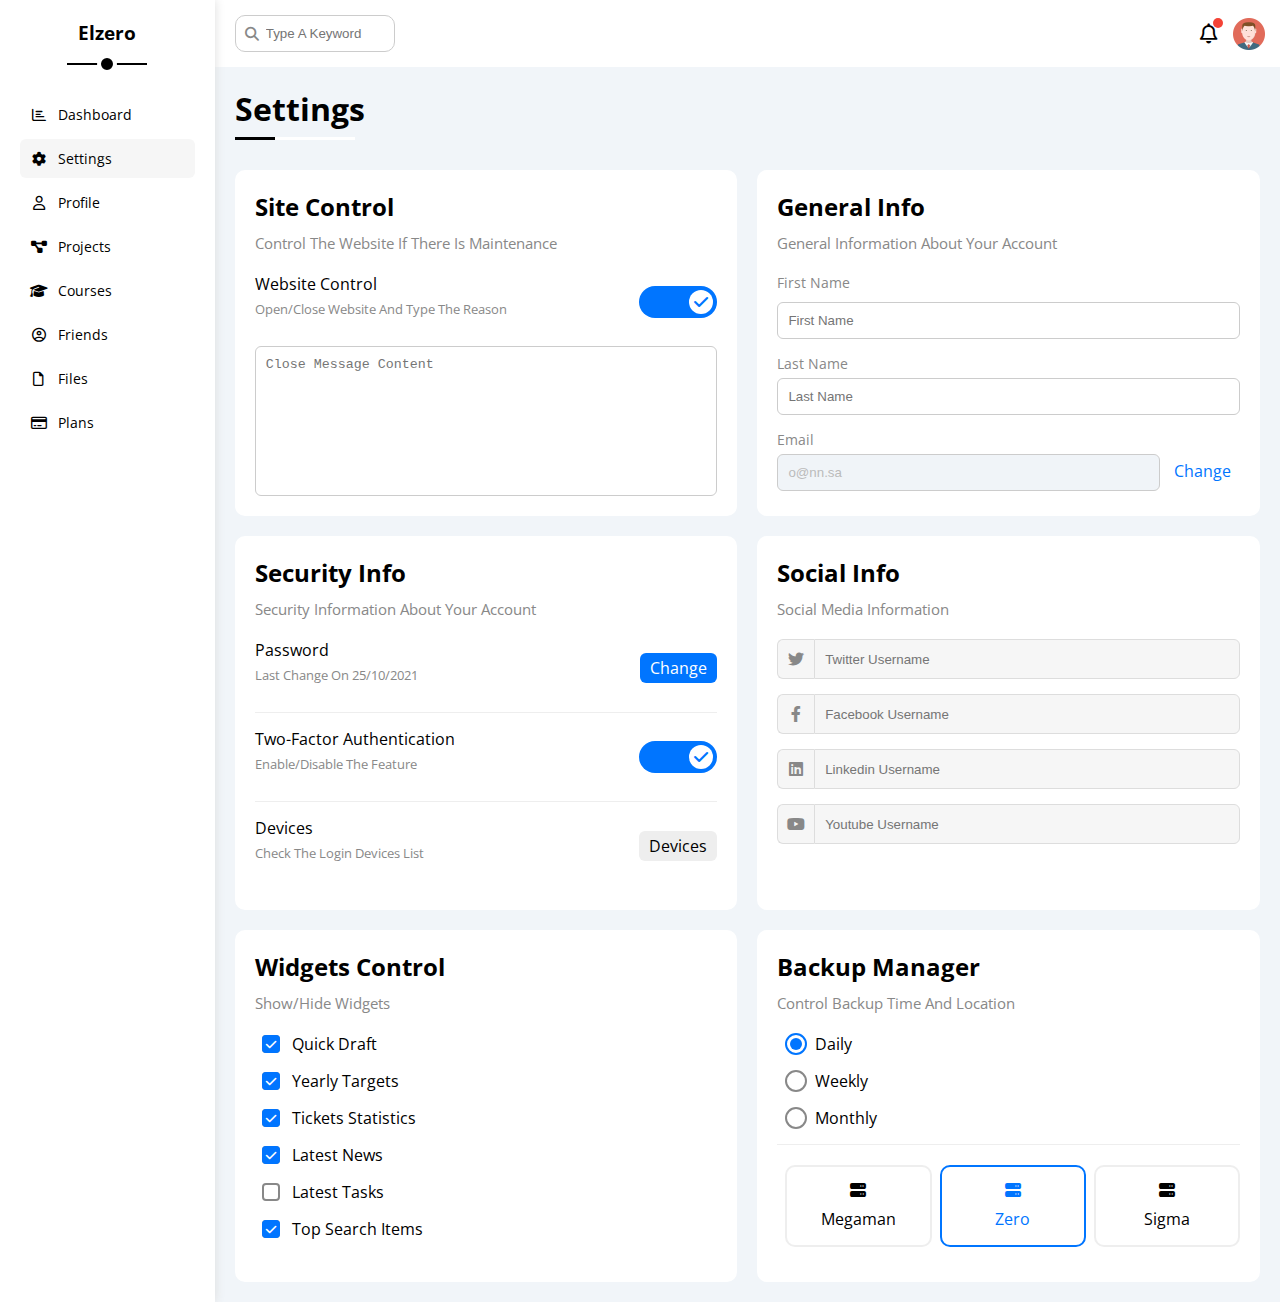
<file: settings.html>
<!DOCTYPE html>
<html lang="en">
  <head>
    <meta charset="UTF-8" />
    <meta http-equiv="X-UA-Compatible" content="IE=edge" />
    <meta name="viewport" content="width=device-width, initial-scale=1.0" />
    <title>Settings</title>
    <link rel="stylesheet" href="css/all.min.css" />
    <link rel="stylesheet" href="css/framework.css" />
    <link rel="stylesheet" href="css/master.css" />
    <link rel="preconnect" href="https://fonts.googleapis.com" />
    <link rel="preconnect" href="https://fonts.gstatic.com" crossorigin />
    <link href="https://fonts.googleapis.com/css2?family=Open+Sans:wght@300;500&display=swap" rel="stylesheet" />
  </head>
  <body>
    <div class="page d-flex">
      <div class="sidebar bg-white p-20 p-relative">
        <h3 class="p-relative txt-c mt-0">Elzero</h3>
        <ul>
          <li>
            <a class="d-flex align-center fs-14 c-black rad-6 p-10" href="index.html">
              <i class="fa-regular fa-chart-bar fa-fw"></i>
              <span>Dashboard</span>
            </a>
          </li>
          <li>
            <a class="active d-flex align-center fs-14 c-black rad-6 p-10" href="settings.html">
              <i class="fa-solid fa-gear fa-fw"></i>
              <span>Settings</span>
            </a>
          </li>
          <li>
            <a class="d-flex align-center fs-14 c-black rad-6 p-10" href="profile.html">
              <i class="fa-regular fa-user fa-fw"></i>
              <span>Profile</span>
            </a>
          </li>
          <li>
            <a class="d-flex align-center fs-14 c-black rad-6 p-10" href="projects.html">
              <i class="fa-solid fa-diagram-project fa-fw"></i>
              <span>Projects</span>
            </a>
          </li>
          <li>
            <a class="d-flex align-center fs-14 c-black rad-6 p-10" href="courses.html">
              <i class="fa-solid fa-graduation-cap fa-fw"></i>
              <span>Courses</span>
            </a>
          </li>
          <li>
            <a class="d-flex align-center fs-14 c-black rad-6 p-10" href="friends.html">
              <i class="fa-regular fa-circle-user fa-fw"></i>
              <span>Friends</span>
            </a>
          </li>
          <li>
            <a class="d-flex align-center fs-14 c-black rad-6 p-10" href="files.html">
              <i class="fa-regular fa-file fa-fw"></i>
              <span>Files</span>
            </a>
          </li>
          <li>
            <a class="d-flex align-center fs-14 c-black rad-6 p-10" href="plans.html">
              <i class="fa-regular fa-credit-card fa-fw"></i>
              <span>Plans</span>
            </a>
          </li>
        </ul>
      </div>
      <div class="content w-full">
        <!-- Start Head -->
        <div class="head bg-white p-15 between-flex">
          <div class="search p-relative">
            <input class="p-10" type="search" placeholder="Type A Keyword" />
          </div>
          <div class="icons d-flex align-center">
            <span class="notification p-relative">
              <i class="fa-regular fa-bell fa-lg"></i>
            </span>
            <img src="imgs/avatar.png" alt="" />
          </div>
        </div>
        <!-- End Head -->
        <h1 class="p-relative">Settings</h1>
        <div class="settings-page m-20 d-grid gap-20">
          <!-- Start Settings Box -->
          <div class="p-20 bg-white rad-10">
            <h2 class="mt-0 mb-10">Site Control</h2>
            <p class="mt-0 mb-20 c-grey fs-15">Control The Website If There Is Maintenance</p>
            <div class="mb-15 between-flex">
              <div>
                <span>Website Control</span>
                <p class="c-grey mt-5 mb-0 fs-13">Open/Close Website And Type The Reason</p>
              </div>
              <div>
                <label>
                  <input class="toggle-checkbox" type="checkbox" checked />
                  <div class="toggle-switch"></div>
                </label>
              </div>
            </div>
            <textarea class="close-message p-10 rad-6 d-block w-full" placeholder="Close Message Content"></textarea>
          </div>
          <!-- End Settings Box -->
          <!-- Start Settings Box -->
          <div class="p-20 bg-white rad-10">
            <h2 class="mt-0 mb-10">General Info</h2>
            <p class="mt-0 mb-20 c-grey fs-15">General Information About Your Account</p>
            <div class="mb-15">
              <label class="fs-14 c-grey d-block mb-10" for="first">First Name</label>
              <input
                class="b-none border-ccc p-10 rad-6 d-block w-full"
                type="text"
                id="first"
                placeholder="First Name"
              />
            </div>
            <div class="mb-15">
              <label class="fs-14 c-grey d-block mb-5" for="last">Last Name</label>
              <input
                class="b-none border-ccc p-10 rad-6 d-block w-full"
                id="last"
                type="text"
                placeholder="Last Name"
              />
            </div>
            <div>
              <label class="fs-14 c-grey d-block mb-5" for="email">Email</label>
              <input
                class="email b-none border-ccc p-10 rad-6 w-full mr-10"
                id="email"
                type="email"
                value="o@nn.sa"
                disabled
              />
              <a class="c-blue" href="#">Change</a>
            </div>
          </div>
          <!-- End Settings Box -->
          <!-- Start Settings Box -->
          <div class="p-20 bg-white rad-10">
            <h2 class="mt-0 mb-10">Security Info</h2>
            <p class="mt-0 mb-20 c-grey fs-15">Security Information About Your Account</p>
            <div class="sec-box mb-15 between-flex">
              <div>
                <span>Password</span>
                <p class="c-grey mt-5 mb-0 fs-13">Last Change On 25/10/2021</p>
              </div>
              <a class="button bg-blue c-white btn-shape" href="#">Change</a>
            </div>
            <div class="sec-box mb-15 between-flex">
              <div>
                <span>Two-Factor Authentication</span>
                <p class="c-grey mt-5 mb-0 fs-13">Enable/Disable The Feature</p>
              </div>
              <label>
                <input class="toggle-checkbox" type="checkbox" checked />
                <div class="toggle-switch"></div>
              </label>
            </div>
            <div class="sec-box between-flex">
              <div>
                <span>Devices</span>
                <p class="c-grey mt-5 mb-0 fs-13">Check The Login Devices List</p>
              </div>
              <a class="bg-eee c-black btn-shape" href="#">Devices</a>
            </div>
          </div>
          <!-- End Settings Box -->
          <!-- Start Settings Box -->
          <div class="social-boxes p-20 bg-white rad-10">
            <h2 class="mt-0 mb-10">Social Info</h2>
            <p class="mt-0 mb-20 c-grey fs-15">Social Media Information</p>
            <div class="d-flex align-center mb-15">
              <i class="fa-brands fa-twitter center-flex c-grey"></i>
              <input class="w-full" type="text" placeholder="Twitter Username" />
            </div>
            <div class="d-flex align-center mb-15">
              <i class="fa-brands fa-facebook-f center-flex c-grey"></i>
              <input class="w-full" type="text" placeholder="Facebook Username" />
            </div>
            <div class="d-flex align-center mb-15">
              <i class="fa-brands fa-linkedin center-flex c-grey"></i>
              <input class="w-full" type="text" placeholder="Linkedin Username" />
            </div>
            <div class="d-flex align-center">
              <i class="fa-brands fa-youtube center-flex c-grey"></i>
              <input class="w-full" type="text" placeholder="Youtube Username" />
            </div>
          </div>
          <!-- End Settings Box -->
          <!-- Start Settings Box -->
          <div class="widgets-control p-20 bg-white rad-10">
            <h2 class="mt-0 mb-10">Widgets Control</h2>
            <p class="mt-0 mb-20 c-grey fs-15">Show/Hide Widgets</p>
            <div class="control d-flex align-center mb-15">
              <input type="checkbox" id="one" checked />
              <label for="one">Quick Draft</label>
            </div>
            <div class="control d-flex align-center mb-15">
              <input type="checkbox" id="two" checked />
              <label for="two">Yearly Targets</label>
            </div>
            <div class="control d-flex align-center mb-15">
              <input type="checkbox" id="three" checked />
              <label for="three">Tickets Statistics</label>
            </div>
            <div class="control d-flex align-center mb-15">
              <input type="checkbox" id="four" checked />
              <label for="four">Latest News</label>
            </div>
            <div class="control d-flex align-center mb-15">
              <input type="checkbox" id="five" />
              <label for="five">Latest Tasks</label>
            </div>
            <div class="control d-flex align-center mb-15">
              <input type="checkbox" id="six" checked />
              <label for="six">Top Search Items</label>
            </div>
          </div>
          <!-- End Settings Box -->
          <!-- Start Settings Box -->
          <div class="backup-control p-20 bg-white rad-10">
            <h2 class="mt-0 mb-10">Backup Manager</h2>
            <p class="mt-0 mb-20 c-grey fs-15">Control Backup Time And Location</p>
            <div class="date d-flex align-center mb-15">
              <input type="radio" name="time" id="daily" checked />
              <label for="daily">Daily</label>
            </div>
            <div class="date d-flex align-center mb-15">
              <input type="radio" name="time" id="weekly" />
              <label for="weekly">Weekly</label>
            </div>
            <div class="date d-flex align-center mb-15">
              <input type="radio" name="time" id="monthly" />
              <label for="monthly">Monthly</label>
            </div>
            <div class="servers d-flex align-center txt-c">
              <input type="radio" name="servers" id="server-one" />
              <div class="server mb-15 rad-10 w-full">
                <label class="d-block m-15" for="server-one">
                  <i class="fa-solid fa-server d-block mb-10"></i>
                  Megaman
                </label>
              </div>
              <input type="radio" name="servers" id="server-two" checked />
              <div class="server mb-15 rad-10 w-full">
                <label class="d-block m-15" for="server-two">
                  <i class="fa-solid fa-server d-block mb-10"></i>
                  Zero
                </label>
              </div>
              <input type="radio" name="servers" id="server-three" />
              <div class="server mb-15 rad-10 w-full">
                <label class="d-block m-15" for="server-three">
                  <i class="fa-solid fa-server d-block mb-10"></i>
                  Sigma
                </label>
              </div>
            </div>
          </div>
          <!-- End Settings Box -->
        </div>
      </div>
    </div>
  </body>
</html>
</file>
<file: css/framework.css>
:root {
  --blue-color: #0075ff;
  --blue-alt-color: #0d69d5;
  --orange-color: #f59e0b;
  --green-color: #22c55e;
  --red-color: #f44336;
  --grey-color: #888;
}
/* Start Box */
.d-flex {
  display: flex;
}
.f-wrap {
  flex-wrap: wrap;
}
.align-center {
  align-items: center;
}
.space-between {
  justify-content: space-between;
}
.d-grid {
  display: grid;
}
.gap-20 {
  gap: 20px;
}
.d-block {
  display: block;
}
@media (max-width: 767px) {
  .block-mobile {
    display: block;
  }
  .hide-mobile {
    display: none;
  }
}
/* End Box */
/* Start Padding + Margin */
.p-10 {
  padding: 10px;
}
.p-15 {
  padding: 15px;
}
.p-20 {
  padding: 20px;
}
.pt-10 {
  padding-top: 10px;
}
.pt-15 {
  padding-top: 15px;
}
.pt-20 {
  padding-top: 20px;
}
.pb-10 {
  padding-bottom: 10px;
}
.pb-15 {
  padding-bottom: 15px;
}
.pb-20 {
  padding-bottom: 20px;
}
.pl-15 {
  padding-left: 15px;
}
.m-0 {
  margin: 0;
}
.m-15 {
  margin: 15px;
}
.m-20 {
  margin: 20px;
}
.mt-0 {
  margin-top: 0;
}
.mt-5 {
  margin-top: 5px;
}
.mt-10 {
  margin-top: 10px;
}
.mt-15 {
  margin-top: 15px;
}
.mt-20 {
  margin-top: 20px;
}
.mt-25 {
  margin-top: 25px;
}
.mr-10 {
  margin-right: 10px;
}
.mr-15 {
  margin-right: 15px;
}
.mb-5 {
  margin-bottom: 5px;
}
.mb-10 {
  margin-bottom: 10px;
}
.mb-15 {
  margin-bottom: 15px;
}
.mb-20 {
  margin-bottom: 20px;
}
.mb-25 {
  margin-bottom: 25px;
}
/* End Padding + Margin */
/* Start Color */
.c-black {
  color: black;
}
.c-white {
  color: white;
}
.c-grey {
  color: var(--grey-color);
}
.c-red {
  color: var(--red-color);
}
.c-green {
  color: var(--green-color);
}
.c-blue {
  color: var(--blue-color);
}
.c-orange {
  color: var(--orange-color);
}
.bg-red {
  background-color: var(--red-color);
}
.bg-green {
  background-color: var(--green-color);
}
.bg-blue {
  background-color: var(--blue-color);
}
.bg-orange {
  background-color: var(--orange-color);
}
.bg-white {
  background-color: white;
}
.bg-eee {
  background-color: #eee;
}
/* End Color */
/* Start Position */
.p-relative {
  position: relative;
}
.p-absolute {
  position: absolute;
}
/* End Position */
/* Start Font */
.txt-c {
  text-align: center;
}
.fs-13 {
  font-size: 13px;
}
.fs-14 {
  font-size: 14px;
}
.fs-15 {
  font-size: 15px;
}
.fs-25 {
  font-size: 25px;
}
.fw-bold {
  font-weight: bold;
}
@media (max-width: 767px) {
  .txt-c-mobile {
    text-align: center;
  }
}
/* End Font */
/* Start Border */
.rad-6 {
  border-radius: 6px;
}
.rad-10 {
  border-radius: 10px;
}
.rad-half {
  border-radius: 50%;
}
.b-none {
  border: none;
}
.border-ccc {
  border: 1px solid #ccc;
}
.border-eee {
  border: 1px solid #eee;
}

/* End Border */
/* Start Width + Height */
.w-full {
  width: 100%;
}
.w-100 {
  width: 100px;
}
.w-fit {
  width: fit-content;
}
.h-full {
  height: 100%;
}
.h-100 {
  height: 100px;
}
/* End Width + Height */
/* Start Components */
.center-flex {
  display: flex;
  align-items: center;
  justify-content: center;
}
.between-flex {
  display: flex;
  align-items: center;
  justify-content: space-between;
}
.btn-shape {
  padding: 4px 10px;
  border-radius: 6px;
}
/* End Components */
</file>
<file: css/master.css>
:root {
  --blue-color: #0075ff;
  --blue-alt-color: #0d69d5;
  --orange-color: #f59e0b;
  --green-color: #22c55e;
  --red-color: #f44336;
  --grey-color: #888;
}
* {
  box-sizing: border-box;
}
body {
  font-family: "Open Sans", sans-serif;
  margin: 0;
}
*:focus {
  outline: none;
}
a {
  text-decoration: none;
}
ul {
  list-style: none;
  padding: 0;
}
::-webkit-scrollbar {
  width: 15px;
}
::-webkit-scrollbar-track {
  background-color: white;
}
::-webkit-scrollbar-thumb {
  background-color: var(--blue-color);
}
::-webkit-scrollbar-thumb:hover {
  background-color: var(--blue-alt-color);
}
.page {
  background-color: #f1f5f9;
  min-height: 100vh;
}
/* Start Sidebar */
.sidebar {
  width: 250px;
  box-shadow: 0 0 10px #ddd;
}
.sidebar > h3 {
  margin-bottom: 50px;
}
.sidebar > h3::before,
.sidebar > h3::after {
  content: "";
  background-color: black;
  transform: translateX(-50%);
  position: absolute;
  left: 50%;
}
.sidebar > h3::before {
  width: 80px;
  height: 2px;
  bottom: -20px;
}
.sidebar > h3::after {
  bottom: -29px;
  width: 12px;
  height: 12px;
  border-radius: 50%;
  border: 4px solid white;
}
.sidebar ul li a {
  transition: 0.3s;
  margin-bottom: 5px;
}
.sidebar ul li a:hover,
.sidebar ul li a.active {
  background-color: #f6f6f6;
}
.sidebar ul li a span {
  font-size: 14px;
  margin-left: 10px;
}
@media (max-width: 767px) {
  .sidebar {
    width: 58px;
    padding: 10px;
  }
  .sidebar > h3 {
    font-size: 13px;
    margin-bottom: 15px;
  }
  .sidebar > h3::before,
  .sidebar > h3::after {
    display: none;
  }
  .sidebar ul li a span {
    display: none;
  }
}
/* End Sidebar */
/* Start Content */
.content {
  overflow: hidden;
}
.head .search::before {
  font-family: var(--fa-style-family-classic);
  content: "\f002";
  font-weight: 900;
  position: absolute;
  left: 15px;
  top: 50%;
  transform: translateY(-50%);
  font-size: 14px;
  color: var(--grey-color);
}
.head .search input {
  border: 1px solid #ccc;
  border-radius: 10px;
  margin-left: 5px;
  padding-left: 30px;
  width: 160px;
  transition: width 0.3s;
}
.head .search input:focus {
  width: 200px;
}
.head .search input:focus::placeholder {
  opacity: 0;
}
.head .icons .notification::before {
  content: "";
  position: absolute;
  width: 10px;
  height: 10px;
  background-color: var(--red-color);
  border-radius: 50%;
  right: -5px;
  top: -5px;
}
.head .icons img {
  width: 32px;
  height: 32px;
  margin-left: 15px;
}
.page h1 {
  margin: 20px 20px 40px;
}
.page h1::before,
.page h1::after {
  content: "";
  height: 3px;
  position: absolute;
  bottom: -10px;
  left: 0;
}
.page h1::before {
  background-color: white;
  width: 120px;
}
.page h1::after {
  background-color: black;
  width: 40px;
}
.wrapper {
  grid-template-columns: repeat(auto-fill, minmax(450px, 1fr));
  margin-left: 20px;
  margin-right: 20px;
  margin-bottom: 20px;
}
@media (max-width: 767px) {
  .wrapper {
    grid-template-columns: minmax(200px, 1fr);
    margin-left: 10px;
    margin-right: 10px;
    gap: 10px;
  }
}
/* End Content */
/* Start Welcome Widget */
.welcome {
  overflow: hidden;
}
.welcome .intro img {
  width: 200px;
  margin-bottom: -10px;
}
.welcome .avatar {
  width: 64px;
  height: 64px;
  border: 2px solid white;
  border-radius: 50%;
  padding: 2px;
  box-shadow: 0 0 5px #ddd;
  margin-left: 20px;
  margin-top: -32px;
}
.welcome .body {
  border-top: 1px solid #eee;
  border-bottom: 1px solid #eee;
}
.welcome .body > div {
  flex: 1;
}
.welcome .visit {
  margin: 0 15px 15px auto;
  transition: 0.3s;
}
.welcome .visit:hover {
  background-color: var(--blue-alt-color);
}
@media (max-width: 767px) {
  .welcome .intro {
    padding-bottom: 30px;
  }
  .welcome .avatar {
    margin-left: 0;
  }
  .welcome .body > div:not(:last-child) {
    margin-bottom: 20px;
  }
}
/* End Welcome Widget */
/* Start Quick Draft Widget */
.quick-draft textarea {
  resize: none;
  min-height: 180px;
}
.quick-draft .save {
  margin-left: auto;
  transition: 0.3s;
  cursor: pointer;
}
.quick-draft .save:hover {
  background-color: var(--blue-alt-color);
}
/* End Quick Draft Widget */
/* Start Targets */
.targets .target-row .icon {
  width: 80px;
  height: 80px;
  margin-right: 15px;
}
.targets .details {
  flex: 1;
}
.targets .details .progress {
  height: 4px;
}
.targets .details .progress > span {
  position: absolute;
  left: 0;
  top: 0;
  height: 100%;
}
.targets .details .progress > span span {
  position: absolute;
  bottom: 16px;
  right: -16px;
  color: white;
  padding: 2px 5px;
  border-radius: 6px;
  font-size: 13px;
}
.targets .details .progress > span span::after {
  content: "";
  border-color: transparent;
  border-width: 5px;
  border-style: solid;
  position: absolute;
  bottom: -10px;
  left: 50%;
  transform: translateX(-50%);
}
.targets .details .progress > .blue span::after {
  border-top-color: var(--blue-color);
}
.targets .details .progress > .orange span::after {
  border-top-color: var(--orange-color);
}
.targets .details .progress > .green span::after {
  border-top-color: var(--green-color);
}
.blue .icon,
.blue .progress {
  background-color: rgb(0 117 255 / 20%);
}
.orange .icon,
.orange .progress {
  background-color: rgb(245 158 11 / 20%);
}
.green .icon,
.green .progress {
  background-color: rgb(34 197 94 / 20%);
}
/* End Targets */
/* Start Tickets */
.tickets .box {
  border: 1px solid #ccc;
  width: calc(50% - 10px);
}
@media (max-width: 767px) {
  .tickets .box {
    width: 100%;
  }
}
/* End Tickets */
/* Start Latest News */
.latest-news .news-row:not(:last-of-type) {
  margin-bottom: 20px;
  padding-bottom: 20px;
  border-bottom: 1px solid #eee;
}
.latest-news .news-row img {
  width: 100px;
  border-radius: 6px;
  margin-right: 15px;
}
.latest-news .info {
  flex-grow: 1;
}
.latest-news .info h3 {
  margin: 0 0 6px;
  font-size: 16px;
}
@media (max-width: 767px) {
  .latest-news .news-row {
    display: block;
  }
  .latest-news .news-row .label {
    margin: 10px auto;
    width: fit-content;
  }
}
/* End Latest News */
/* Start Tasks */
.tasks .task-row:not(:last-of-type) {
  margin-bottom: 15px;
  padding-bottom: 15px;
  border-bottom: 1px solid #eee;
}
.tasks .info {
  flex-grow: 1;
}
.tasks .done {
  opacity: 0.3;
}
.tasks .done h3,
.tasks .done p {
  text-decoration: line-through;
}
.tasks .delete {
  cursor: pointer;
  transition: 0.3s;
}
.tasks .delete:hover {
  color: var(--red-color);
}
/* End Tasks */
/* Start Latest Uploads */
.latest-uploads ul li:not(:last-child) {
  border-bottom: 1px solid #eee;
}
.latest-uploads ul li img {
  width: 40px;
  height: 40px;
}
/* End Latest Uploads */
/* Start Last Project */
.last-project ul::before {
  content: "";
  position: absolute;
  left: 11px;
  width: 2px;
  height: 100%;
  background-color: var(--blue-color);
}
.last-project ul li::before {
  content: "";
  width: 20px;
  height: 20px;
  display: block;
  border-radius: 50%;
  background-color: white;
  border: 2px solid white;
  outline: 2px solid var(--blue-color);
  margin-right: 15px;
  z-index: 1;
}
.last-project ul li.done::before {
  background-color: var(--blue-color);
}
.last-project ul li.current::before {
  animation: change-color 0.8s infinite alternate;
}
.last-project .launch-icon {
  position: absolute;
  width: 160px;
  right: 0;
  bottom: 0;
  opacity: 0.1;
}
/* End Last Project */
/* Start Reminders */
.reminders ul li .key {
  width: 15px;
  height: 15px;
}
.reminders ul li > .blue {
  border-left: 2px solid var(--blue-color);
}
.reminders ul li > .green {
  border-left: 2px solid var(--green-color);
}
.reminders ul li > .orange {
  border-left: 2px solid var(--orange-color);
}
.reminders ul li > .red {
  border-left: 2px solid var(--red-color);
}
/* End Reminders */
/* Start Latest Post */
.latest-post .avatar {
  width: 48px;
  height: 48px;
}
.latest-post .post-content {
  text-transform: capitalize;
  line-height: 1.8;
  border-top: 1px solid #eee;
  border-bottom: 1px solid #eee;
  min-height: 140px;
}
/* End Latest Post */
/* Start Social Media */
.social-media .box {
  padding-left: 70px;
}
.social-media .box i {
  position: absolute;
  left: 0;
  top: 0;
  width: 52px;
  transition: 0.3s;
}
.social-media .box i:hover {
  transform: rotate(5deg);
}
.social-media .twitter {
  background-color: rgb(29 161 242 / 20%);
  color: #1da1f2;
}
.social-media .twitter i,
.social-media .twitter a {
  background-color: #1da1f2;
}
.social-media .facebook {
  background-color: rgb(24 119 242 / 20%);
  color: #1da1f2;
}
.social-media .facebook i,
.social-media .facebook a {
  background-color: #1877f2;
}
.social-media .youtube {
  background-color: rgb(255 0 0 / 20%);
  color: #ff0000;
}
.social-media .youtube i,
.social-media .youtube a {
  background-color: #ff0000;
}
.social-media .linkedin {
  background-color: rgb(0 119 181 / 20%);
  color: #0077b5;
}
.social-media .linkedin i,
.social-media .linkedin a {
  background-color: #0077b5;
}
/* End Social Media */
/* Start Projects Table */
.projects .responsive-table {
  overflow-x: auto;
}
.projects table {
  min-width: 1000px;
  border-spacing: 0;
}
.projects thead td {
  background-color: #eee;
  font-weight: bold;
}
.projects table td {
  padding: 15px;
}
.projects tbody td {
  border-bottom: 1px solid #eee;
  border-left: 1px solid #eee;
  transition: 0.3s;
}
.projects table tbody tr td:last-child {
  border-right: 1px solid #eee;
}
.projects tbody tr:hover td {
  background-color: #faf7f7;
}
.projects table img {
  width: 32px;
  height: 32px;
  border-radius: 50%;
  padding: 2px;
  background-color: white;
}
.projects table img:not(:first-child) {
  margin-left: -20px;
}
.projects table .label {
  font-size: 13px;
}
/* End Projects Table */
/* Start Settings */
.settings-page {
  grid-template-columns: repeat(auto-fill, minmax(500px, 1fr));
}
@media (max-width: 767px) {
  .settings-page {
    grid-template-columns: minmax(100px, 1fr);
    margin-left: 10px;
    margin-right: 10px;
    gap: 10px;
  }
}
.settings-page .close-message {
  border: 1px solid #ccc;
  resize: none;
  min-height: 150px;
}
.settings-page .email {
  display: inline-flex;
  width: calc(100% - 80px);
}
.settings-page .sec-box {
  padding-bottom: 15px;
}
.settings-page .sec-box:not(:last-of-type) {
  border-bottom: 1px solid #eee;
}
.settings-page .sec-box .button {
  transition: 0.3s;
}
.settings-page .sec-box .button:hover {
  background-color: var(--blue-alt-color);
}
.settings-page .social-boxes i {
  width: 40px;
  height: 40px;
  background-color: #f6f6f6;
  border: 1px solid #ddd;
  border-right: none;
  border-radius: 6px 0 0 6px;
  transition: 0.3s;
}
.settings-page .social-boxes input {
  height: 40px;
  background-color: #f6f6f6;
  border: 1px solid #ddd;
  padding-left: 10px;
  border-radius: 0 6px 6px 0;
}
.settings-page .social-boxes > div:focus-within i {
  color: black;
}
.widgets-control .control input[type="checkbox"] {
  -webkit-appearance: none;
  appearance: none;
}
.widgets-control .control label {
  padding-left: 30px;
  cursor: pointer;
  position: relative;
}
.widgets-control .control label::before,
.widgets-control .control label::after {
  position: absolute;
  left: 0;
  top: 50%;
  margin-top: -9px;
  border-radius: 4px;
}
.widgets-control .control label::before {
  content: "";
  width: 14px;
  height: 14px;
  border: 2px solid var(--grey-color);
}
.widgets-control .control label:hover::before {
  border-color: var(--blue-alt-color);
}
.widgets-control .control label::after {
  font-family: var(--fa-style-family-classic);
  content: "\f00c";
  font-weight: 900;
  background-color: var(--blue-color);
  color: white;
  font-size: 12px;
  width: 18px;
  height: 18px;
  display: flex;
  justify-content: center;
  align-items: center;
  transform: scale(0) rotate(360deg);
  transition: 0.3s;
}
.widgets-control .control input[type="checkbox"]:checked + label::after {
  transform: scale(1);
}
.backup-control input[type="radio"] {
  -webkit-appearance: none;
  appearance: none;
}
.backup-control .date label {
  padding-left: 30px;
  cursor: pointer;
  position: relative;
}
.backup-control .date label::before {
  content: "";
  position: absolute;
  top: 50%;
  left: 0;
  margin-top: -11px;
  width: 18px;
  height: 18px;
  border: 2px solid var(--grey-color);
  border-radius: 50%;
}
.backup-control .date label::after {
  content: "";
  position: absolute;
  left: 5px;
  top: 5px;
  width: 12px;
  height: 12px;
  background: var(--blue-color);
  border-radius: 50%;
  transition: 0.3s;
  transform: scale(0);
}
.backup-control .date input[type="radio"]:checked + label::before {
  border-color: var(--blue-color);
}
.backup-control .date input[type="radio"]:checked + label::after {
  transform: scale(1);
}
.backup-control .servers {
  border-top: 1px solid #eee;
  padding-top: 20px;
}
@media (max-width: 767px) {
  .backup-control .servers {
    flex-wrap: wrap;
  }
}
.backup-control .servers .server {
  border: 2px solid #eee;
  position: relative;
}
.backup-control .servers .server label {
  cursor: pointer;
}
.backup-control .servers input[type="radio"]:checked + .server {
  border-color: var(--blue-color);
  color: var(--blue-color);
}
.toggle-checkbox {
  -webkit-appearance: none;
  appearance: none;
  display: none;
}
.toggle-switch {
  background-color: #ccc;
  width: 78px;
  height: 32px;
  border-radius: 16px;
  position: relative;
  transition: 0.3s;
  cursor: pointer;
}
.toggle-switch::before {
  font-family: var(--fa-style-family-classic);
  content: "\f00d";
  font-weight: 900;
  background-color: white;
  width: 24px;
  height: 24px;
  position: absolute;
  border-radius: 50%;
  top: 4px;
  left: 4px;
  display: flex;
  justify-content: center;
  align-items: center;
  color: #aaa;
  transition: 0.3s;
}
.toggle-checkbox:checked + .toggle-switch {
  background-color: var(--blue-color);
}
.toggle-checkbox:checked + .toggle-switch::before {
  content: "\f00c";
  left: 50px;
  color: var(--blue-color);
}
.settings-page :disabled {
  cursor: no-drop;
  background-color: #f0f4f8;
  color: #bbb;
}
/* End Settings */
/* Start Profile Page */
@media (max-width: 767px) {
  .profile-page .overview {
    flex-direction: column;
  }
}
.profile-page .avatar-box {
  width: 300px;
}
@media (min-width: 768px) {
  .profile-page .avatar-box {
    border-right: 1px solid #eee;
  }
}
.profile-page .avatar-box > img {
  width: 120px;
  height: 120px;
}
.profile-page .avatar-box .level {
  height: 6px;
  overflow: hidden;
  margin: auto;
  width: 70%;
}
.profile-page .avatar-box .level span {
  position: absolute;
  left: 0;
  top: 0;
  height: 100%;
  background-color: var(--blue-color);
  border-radius: 6px;
}
.profile-page .info-box .box {
  flex-wrap: wrap;
  border-bottom: 1px solid #eee;
  transition: 0.3s;
}
.profile-page .info-box .box:hover {
  background-color: #f9f9f9;
}
.profile-page .info-box .box > div {
  min-width: 250px;
  padding: 10px 0 0;
}
.profile-page .info-box h4 {
  font-weight: normal;
}
/* Start Training Code */
.profile-page .info-box .toggle-switch {
  height: 20px;
}
@media (max-width: 767px) {
  .profile-page .info-box .toggle-switch {
    margin: auto;
  }
}
.profile-page .info-box .toggle-switch::before {
  width: 12px;
  height: 12px;
  font-size: 8px;
}
.profile-page .info-box .toggle-checkbox:checked + .toggle-switch::before {
  left: 62px;
}
/* End Training Code */
@media (max-width: 767px) {
  .profile-page .other-data {
    flex-direction: column;
  }
}
.profile-page .skills-card {
  flex-grow: 1;
}
.profile-page .skills-card ul li {
  padding: 15px 0;
}
.profile-page .skills-card ul li:not(:last-child) {
  border-bottom: 1px solid #eee;
}
.profile-page .skills-card ul li span {
  display: inline-flex;
  padding: 4px 10px;
  background-color: #eee;
  border-radius: 6px;
  font-size: 14px;
}
.profile-page .skills-card ul li span:not(:last-child) {
  margin-right: 5px;
}
.profile-page .activities {
  flex-grow: 2;
}
.profile-page .activity:not(:last-of-type) {
  border-bottom: 1px solid #eee;
  padding-bottom: 20px;
  margin-bottom: 20px;
}
.profile-page .activity img {
  width: 64px;
  height: 64px;
  margin-right: 10px;
}
@media (min-width: 768px) {
  .profile-page .activity .date {
    margin-left: auto;
    text-align: right;
  }
}
@media (max-width: 767px) {
  .profile-page .activity {
    flex-direction: column;
  }
  .profile-page .activity img {
    margin-right: 0;
    margin-bottom: 15px;
  }
  .profile-page .activity .date {
    margin-top: 15px;
  }
}
/* End Profile Page */
/* Start Projects Page */
.projects-page {
  grid-template-columns: repeat(auto-fill, minmax(500px, 1fr));
}
@media (max-width: 767px) {
  .projects-page {
    grid-template-columns: minmax(200px, 1fr);
    margin-left: 10px;
    margin-right: 10px;
    gap: 10px;
  }
}
.projects-page .project .date {
  position: absolute;
  right: 10px;
  top: 10px;
}
.projects-page .project h4 {
  font-weight: normal;
}
.projects-page .project .team {
  position: relative;
  min-height: 80px;
}
.projects-page .project .team a {
  position: absolute;
  left: 0;
  bottom: 0;
}
.projects-page .project .team a:nth-child(2) {
  left: 25px;
}
.projects-page .project .team a:nth-child(3) {
  left: 50px;
}
.projects-page .project .team a:nth-child(4) {
  left: 75px;
}
.projects-page .project .team a:nth-child(5) {
  left: 100px;
}
.projects-page .project .team a:hover {
  z-index: 1000;
}
.projects-page .project .team img {
  width: 40px;
  height: 40px;
  border-radius: 50%;
  border: 2px solid white;
}
.projects-page .project .do {
  justify-content: flex-end;
  border-top: 1px solid #eee;
  padding-top: 15px;
  margin-top: 15px;
}
@media (max-width: 767px) {
  .projects-page .project .do {
    flex-direction: column;
  }
}
.projects-page .project .do span {
  padding: 3px 8px;
  margin-left: 5px;
  width: fit-content;
}
@media (max-width: 767px) {
  .projects-page .project .do span:not(:last-child) {
    margin-bottom: 15px;
  }
}
.projects-page .project .info {
  border-top: 1px solid #eee;
  margin-top: 15px;
  padding-top: 15px;
}
@media (max-width: 767px) {
  .projects-page .project .info {
    flex-direction: column;
  }
}
.projects-page .project .prog {
  height: 8px;
  width: 260px;
  position: relative;
  border-radius: 6px;
}
@media (max-width: 767px) {
  .projects-page .project .prog {
    margin-bottom: 15px;
  }
}
.projects-page .project .prog span {
  position: absolute;
  left: 0;
  top: 0;
  height: 100%;
  border-radius: 6px;
}
/* End Projects Page */
/* Start Courses Page */
.courses-page {
  grid-template-columns: repeat(auto-fill, minmax(300px, 1fr));
}
@media (max-width: 767px) {
  .courses-page {
    grid-template-columns: minmax(200px, 1fr);
    margin-left: 10px;
    margin-right: 10px;
    gap: 10px;
  }
}
.courses-page .course {
  overflow: hidden;
}
.courses-page .course .cover {
  max-width: 100%;
}
.courses-page .course .instructor {
  position: absolute;
  width: 64px;
  height: 64px;
  border-radius: 50%;
  top: 20px;
  left: 20px;
  border: 2px solid white;
}
.courses-page .course .description {
  line-height: 1.6;
}
.courses-page .course .info {
  border-top: 1px solid #eee;
  font-size: 13px;
}
.courses-page .course .info .title {
  position: absolute;
  top: -13px;
  left: 50%;
  transform: translateX(-50%);
  font-size: 13px;
}
/* End Courses Page */
/* Start Friends Page */
.friends-page {
  grid-template-columns: repeat(auto-fill, minmax(300px, 1fr));
}
@media (max-width: 767px) {
  .friends-page {
    grid-template-columns: minmax(200px, 1fr);
    margin-left: 10px;
    margin-right: 10px;
    gap: 10px;
  }
}
.friends-page .contact {
  position: absolute;
  left: 10px;
  top: 10px;
}
.friends-page .contact i {
  background-color: #eee;
  padding: 10px;
  border-radius: 50%;
  color: #666;
  font-size: 13px;
  cursor: pointer;
  transition: 0.3s;
}
.friends-page .contact i:hover {
  background-color: var(--blue-color);
  color: white;
}
.friends-page .friend .icons {
  border-top: 1px solid #eee;
  border-bottom: 1px solid #eee;
  margin-top: 15px;
  margin-bottom: 15px;
  padding-top: 15px;
  padding-bottom: 15px;
}
.friends-page .friend .icons i {
  margin-right: 5px;
}
.friends-page .friend .icons .vip {
  position: absolute;
  right: 0;
  top: 50%;
  transform: translateY(-50%);
  font-size: 40px;
  opacity: 0.2;
}
/* End Friends Page */
/* Start Files Page */
.files-page {
  flex-direction: row-reverse;
  align-items: flex-start;
}
@media (max-width: 767px) {
  .files-page {
    flex-direction: column;
    align-items: normal;
  }
}
.files-page .files-stats {
  min-width: 260px;
}
.files-page .files-stats .icon {
  width: 40px;
  height: 40px;
  margin-right: 10px;
}
.files-page .files-stats .size {
  margin-left: auto;
}
.files-page .files-stats .blue {
  background-color: rgb(0 117 255 / 20%);
}
.files-page .files-stats .green {
  background-color: rgb(34 197 94 / 20%);
}
.files-page .files-stats .red {
  background-color: rgb(244 67 54 / 20%);
}
.files-page .files-stats .orange {
  background-color: rgb(245 158 11 / 20%);
}
.files-page .files-stats .upload {
  margin: 15px auto 0;
  padding: 10px 15px;
  transition: 0.3s;
}
.files-page .files-stats .upload:hover {
  background-color: var(--blue-alt-color);
}
.files-page .files-stats .upload:hover i {
  animation: go-up 0.8s infinite;
}
.files-page .files-content {
  flex: 1;
  grid-template-columns: repeat(auto-fill, minmax(200px, 1fr));
}
.files-page .files-content img {
  width: 64px;
  height: 64px;
  transition: 0.3s;
}
.files-page .files-content .file:hover img {
  transform: rotate(5deg);
}
.files-page .files-content .info {
  border-top: 1px solid #eee;
}
/* End Files Page */
/* Start Plans Page */
.plans-page {
  grid-template-columns: repeat(auto-fill, minmax(450px, 1fr));
}
@media (max-width: 767px) {
  .plans-page {
    grid-template-columns: minmax(250px, 1fr);
    margin-left: 10px;
    margin-right: 10px;
    gap: 10px;
  }
}
.plans-page .plan .top {
  border: 3px solid white;
  outline: 3px solid transparent;
}
.plans-page .plan.green .top {
  outline-color: var(--green-color);
}
.plans-page .plan.blue .top {
  outline-color: var(--blue-color);
}
.plans-page .plan.orange .top {
  outline-color: var(--orange-color);
}
.plans-page .plan .price {
  position: relative;
  font-size: 40px;
  width: fit-content;
  margin: auto;
}
.plans-page .plan .price span {
  position: absolute;
  left: -20px;
  top: 0;
  font-size: 25px;
}
.plans-page .plan ul li {
  padding: 15px 0;
  display: flex;
  align-items: center;
  font-size: 15px;
  border-bottom: 1px solid #eee;
}
.plans-page .plan ul li .yes {
  color: var(--green-color);
}
.plans-page .plan ul li i:not(.yes, .help) {
  color: var(--red-color);
}
.plans-page .plan ul li i:first-child {
  font-size: 18px;
  margin-right: 5px;
}
.plans-page .plan ul li .help {
  color: var(--grey-color);
  margin-left: auto;
  cursor: pointer;
}
/* End Plans Page */
/* Start Animation */
@keyframes change-color {
  from {
    background-color: var(--blue-color);
  }
  to {
    background-color: white;
  }
}
@keyframes go-up {
  0%,
  100% {
    transform: translateY(0);
  }
  50% {
    transform: translateY(-5px);
  }
}
/* End Animation */
</file>
